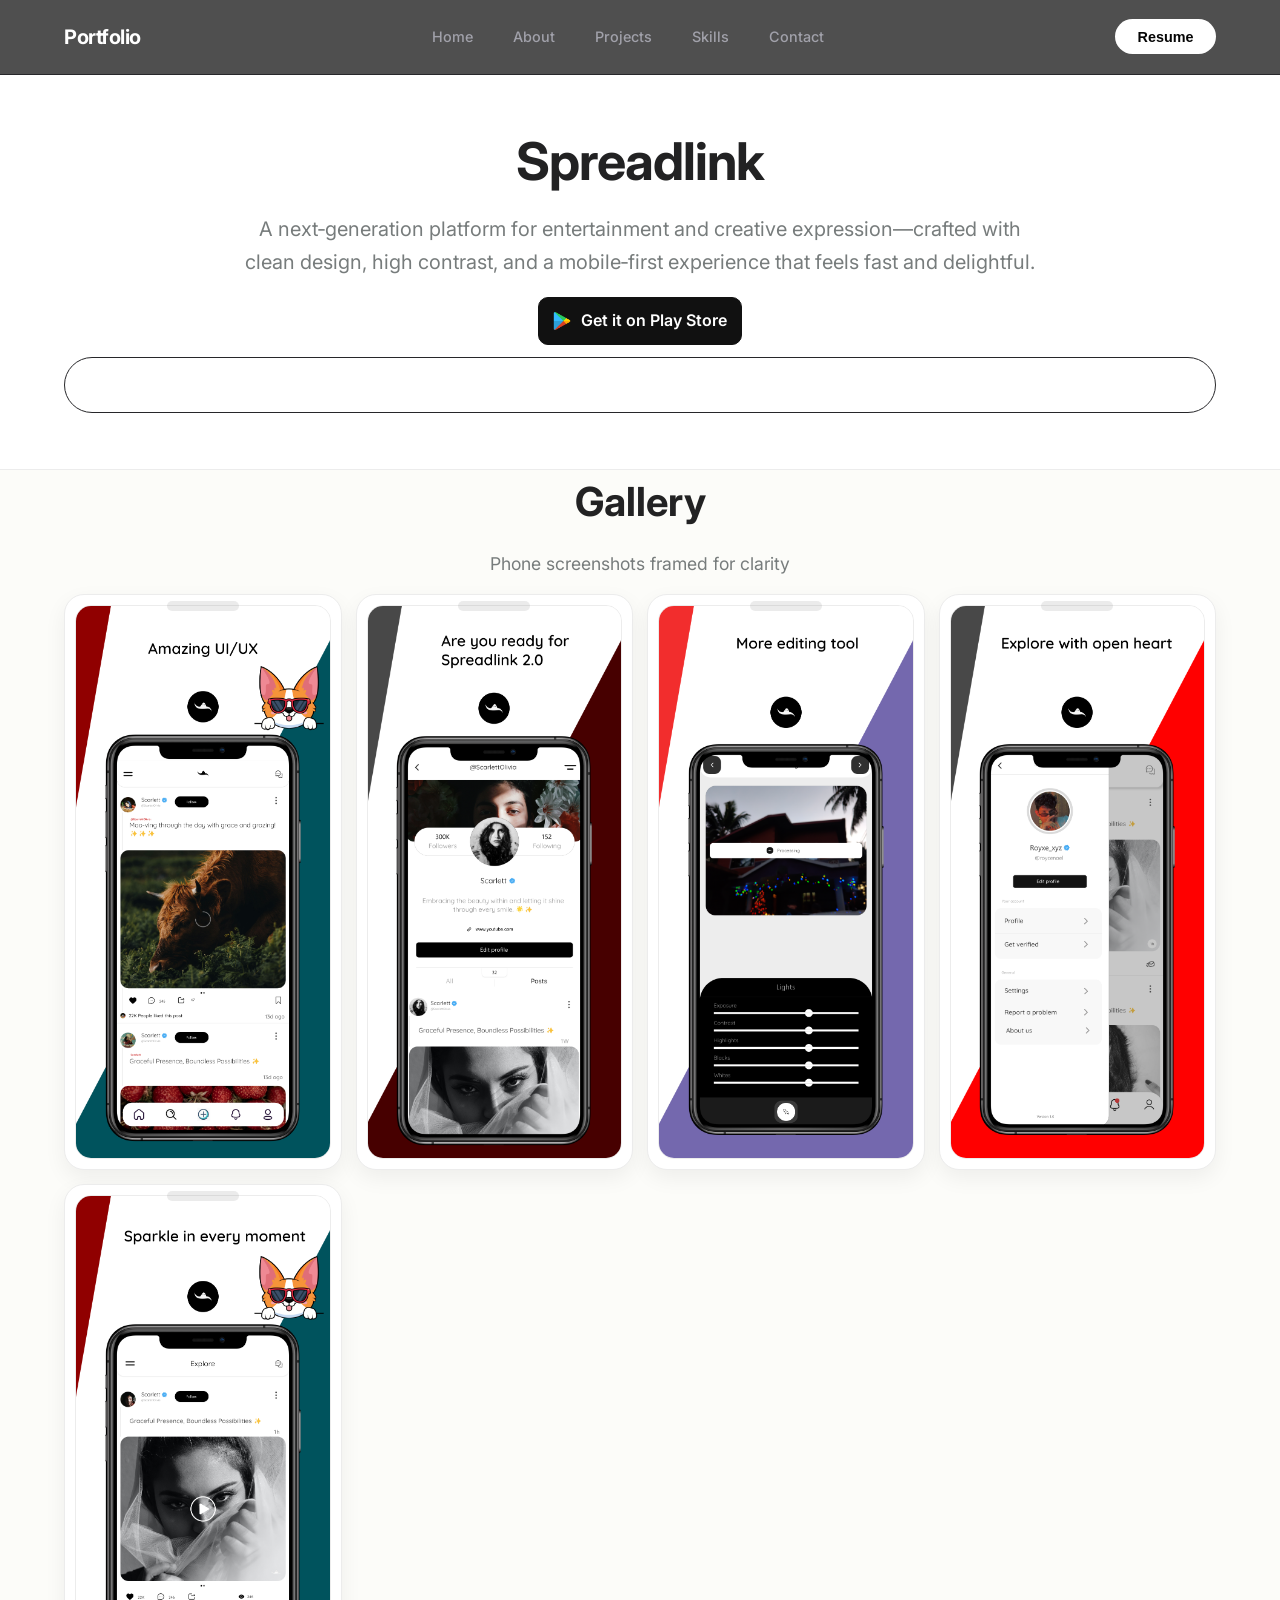
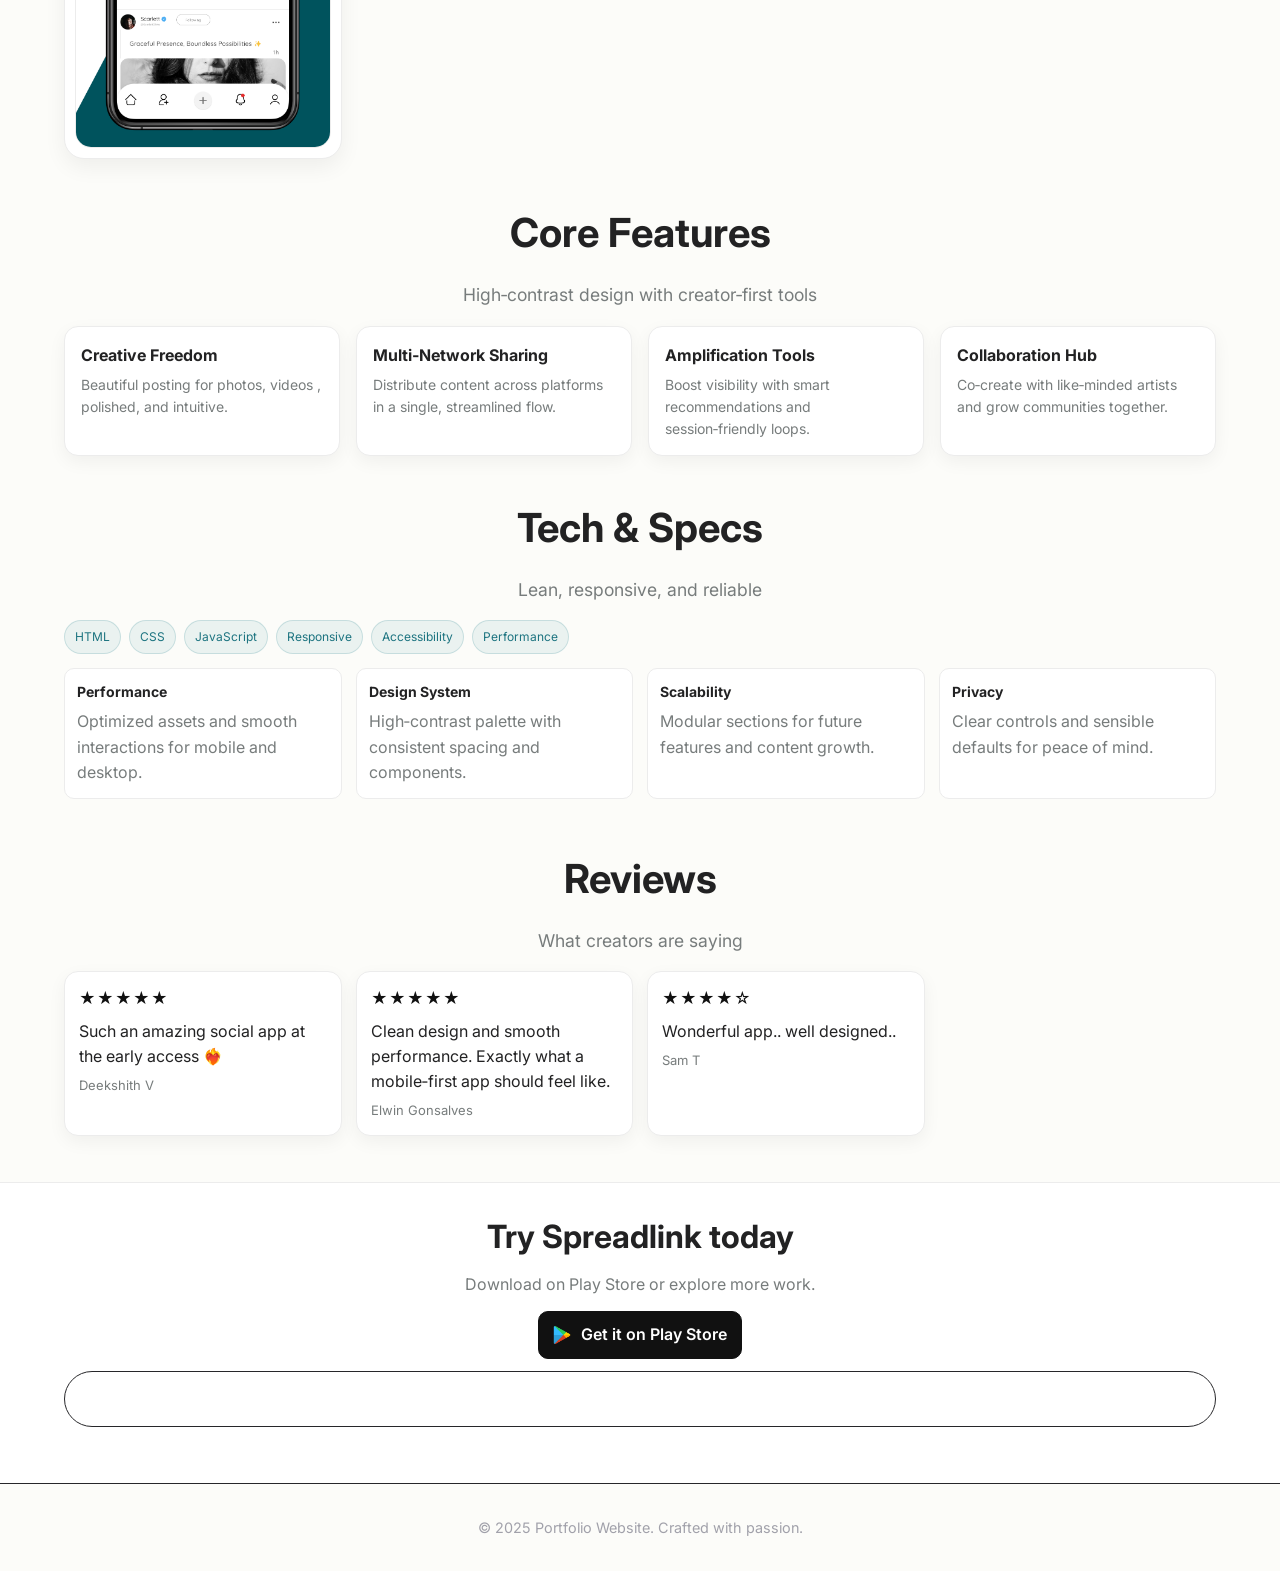
<file: applications.html>
<!doctype html>
<html lang="en">

<head>
  <meta charset="utf-8">
  <title>Spreadlink — Application Showcase - Royce Gonsalves</title>
  <meta name="viewport" content="width=device-width, initial-scale=1">

  <!-- Canonical URL for Custom Domain -->
  <link rel="canonical" href="https://roycenoel.space/application.html">

  <!-- SEO Meta -->
  <meta name="description" content="Spreadlink: An application showcase featuring innovative software solutions and projects by Royce Gonsalves.">
  <meta name="keywords" content="Spreadlink, Application Showcase, Royce Gonsalves, Software Projects, Innovation, Full-stack, Mobile Apps, Web Apps">
  <meta name="author" content="Royce Gonsalves">

  <!-- Favicon/Logo -->
  <link rel="icon" type="image/png" href="portfolioIcon.png">

  <!-- Styles -->
  <link rel="stylesheet" href="style.css">

  <!-- OpenGraph Metadata -->
  <meta property="og:title" content="Spreadlink — Application Showcase - Royce Gonsalves">
  <meta property="og:description" content="Discover innovative applications and projects by Royce Gonsalves in the Spreadlink showcase.">
  <meta property="og:type" content="website">
  <meta property="og:url" content="https://roycenoel.space/application.html">
  <meta property="og:image" content="https://roycenoel.space/portfolioIcon.png">

  <!-- Schema.org Structured Data -->
  <script type="application/ld+json">
  {
    "@context": "https://schema.org/",
    "@type": "Person",
    "name": "Royce Gonsalves",
    "url": "https://roycenoel.space/",
    "jobTitle": "Developer & Designer",
    "sameAs": [
      "https://github.com/roycenoel",
      "https://www.linkedin.com/in/royce-gonsalves-478782212/",
      "https://www.instagram.com/royce_gonsalves_/"
    ],
    "knowsAbout": ["Web Development", "Spreadlink", "Mobile Apps", "Full-stack", "AI", "Software Development"]
  }
  </script>

  <style>
    /* Page-specific enhancements layered over style.css */
    :root {
      --bg-hero: var(--color-cream-100, #ffffff);
      --bg-page: var(--color-cream-50, #fcfcf9);
      --ink-strong: var(--color-charcoal-800, #222223);
      --ink-soft: var(--color-gray-400, #777c7c);
      --border-soft: var(--color-border-soft, #ececec);
      --brand: var(--color-charcoal-800, #222223);
      --brand-contrast: #ffffff;
      --teal-rgb: var(--color-teal-500-rgb, 33, 128, 141);
    }

    body {
      background: var(--bg-page);
      color: var(--ink-strong);
    }

    /* Hero */
    .app-hero {
      padding: 120px 0 56px;
      background: var(--bg-hero);
      border-bottom: 1px solid var(--border-soft);
      text-align: center;
    }

    .app-hero .title {
      font-size: clamp(32px, 5vw, 52px);
      letter-spacing: -0.02em;
      margin: 0 0 10px;
      color: var(--ink-strong);
    }

    .app-hero .subtitle {
      color: var(--ink-soft);
      max-width: 820px;
      margin: 0 auto 18px;
      font-size: clamp(16px, 2.2vw, 20px);
      line-height: 1.65;
      text-wrap: balance;
    }

    .hero-actions {
      display: flex;
      gap: 12px;
      flex-wrap: wrap;
      justify-content: center;
      margin-top: 10px;
    }

    /* Play Store button variant */
    .btn-store {
      display: inline-flex;
      align-items: center;
      gap: 10px;
      padding: 10px 14px;
      border-radius: 10px;
      color: #fff;
      background: #111;
      border: 1px solid #111;
      text-decoration: none;
      font-weight: 600;
      transition: transform .05s, opacity .2s, background .2s;
    }

    .btn-store:hover {
      opacity: .95;
    }

    .btn-store:active {
      transform: translateY(1px);
    }

    .btn-store--img .store-logo-img {
      display: inline-block;
      width: 18px;
      /* tweak size to fit */
      height: 18px;
      /* keep square for simplicity */
      object-fit: contain;
      /* keep proportions if using non-square SVG/PNG */
      filter: none;
      /* preserve original colors */
    }


    .btn-store:hover {
      opacity: .95;
    }

    .btn-store:active {
      transform: translateY(1px);
    }

    .store-badge {
      width: 18px;
      height: 18px;
      display: inline-block;
      border-radius: 4px;
      background: linear-gradient(135deg, #34c759, #0a84ff);
    }

    /* Section headers */
    .section-header {
      text-align: center;
      margin-bottom: 16px;
    }

    .section-title {
      color: var(--ink-strong);
    }

    .section-subtitle {
      color: var(--ink-soft);
    }

    /* Features */
    .features {
      padding: 34px 0 18px;
    }

    .features-grid {
      display: grid;
      gap: 16px;
      grid-template-columns: repeat(auto-fill, minmax(260px, 1fr));
    }

    .feature-card {
      background: #fff;
      border: 1px solid var(--border-soft);
      border-radius: 14px;
      padding: 16px;
      box-shadow: 0 6px 18px rgba(0, 0, 0, .05);
      transition: transform .08s, box-shadow .2s;
    }

    .feature-card:hover {
      transform: translateY(-2px);
      box-shadow: 0 8px 26px rgba(0, 0, 0, .07);
    }

    .feature-title {
      margin: 0 0 6px;
      font-size: 16px;
      color: var(--ink-strong);
    }

    .feature-desc {
      margin: 0;
      color: var(--ink-soft);
      font-size: 14px;
      line-height: 1.55;
    }

    /* Phone gallery */
    .gallery {
      padding: 0px 0 8px;
    }

    .gallery-grid {
      display: grid;
      gap: 14px;
      grid-template-columns: repeat(auto-fill, minmax(220px, 1fr));
    }

    .phone-frame {
      position: relative;
      border-radius: 20px;
      border: 1px solid var(--border-soft);
      background: #fff;
      box-shadow: 0 8px 22px rgba(0, 0, 0, .06);
      padding: 10px;
      /* bezel */
    }

    .phone-notch {
      position: absolute;
      top: 6px;
      left: 50%;
      transform: translateX(-50%);
      width: 72px;
      height: 10px;
      background: #000;
      opacity: .08;
      border-radius: 6px;
    }

    .phone-screen {
      border-radius: 16px;
      overflow: hidden;
      aspect-ratio: 9/19.5;
      background: #f7f7f7;
      border: 1px solid var(--border-soft);
    }

    .phone-screen img {
      width: 100%;
      height: 100%;
      object-fit: cover;
    }

    /* Tech and specs */
    .tech {
      padding: 22px 0;
    }

    .chips {
      display: flex;
      gap: 8px;
      flex-wrap: wrap;
    }

    .chip {
      font-size: 12px;
      padding: 6px 10px;
      border-radius: 999px;
      background: rgba(var(--teal-rgb), .08);
      color: var(--color-teal-600, #1d7480);
      border: 1px solid rgba(var(--teal-rgb), .18);
    }

    .specs-grid {
      display: grid;
      gap: 14px;
      margin-top: 14px;
      grid-template-columns: repeat(auto-fill, minmax(240px, 1fr));
    }

    .spec {
      background: #fff;
      border: 1px solid var(--border-soft);
      border-radius: 10px;
      padding: 12px;
    }

    .spec h4 {
      margin: 0 0 6px;
      font-size: 14px;
      color: var(--ink-strong);
    }

    .spec p {
      margin: 0;
      color: var(--ink-soft);
    }

    /* Reviews */
    .reviews {
      padding: 26px 0 46px;
    }

    .reviews-grid {
      display: grid;
      gap: 14px;
      grid-template-columns: repeat(auto-fill, minmax(260px, 1fr));
    }

    .review-card {
      background: #fff;
      border: 1px solid var(--border-soft);
      border-radius: 14px;
      padding: 14px;
      box-shadow: 0 6px 18px rgba(0, 0, 0, .05);
    }

    .stars {
      color: #111;
      letter-spacing: 1px;
    }

    .review-text {
      margin: 8px 0 6px;
      color: var(--ink-strong);
      line-height: 1.55;
    }

    .review-author {
      margin: 0;
      color: var(--ink-soft);
      font-size: 13px;
    }

    /* Final CTA */
    .cta-final {
      padding: 28px 0 56px;
      text-align: center;
      border-top: 1px solid var(--border-soft);
      background: #fff;
    }

    .cta-title {
      margin: 0 0 10px;
      font-size: clamp(22px, 4vw, 32px);
      color: var(--ink-strong);
    }

    .cta-sub {
      margin: 0 0 14px;
      color: var(--ink-soft);
    }
  </style>
</head>


<body>
  <!-- Navbar -->
  <nav class="navbar" id="navbar">
    <div class="nav-container">
      <div class="nav-logo">
        <span class="logo-text">Portfolio</span>
      </div>
      <ul class="nav-menu">
        <li class="nav-item"><a href="index.html#home" class="nav-link">Home</a></li>
        <li class="nav-item"><a href="index.html#about" class="nav-link">About</a></li>
        <li class="nav-item"><a href="index.html#projects" class="nav-link">Projects</a></li>
        <li class="nav-item"><a href="index.html#skills" class="nav-link">Skills</a></li>
        <li class="nav-item"><a href="index.html#contact" class="nav-link">Contact</a></li>
      </ul>
      <div class="nav-cta">
        <button class="btn-resume"
                    onclick="window.open('https://drive.google.com/file/d/1pVW5ryvmPn5h9yOMW7DgkHSV0Aw_SXBy/view?usp=sharing', '_blank')">Resume</button>
      </div>
    </div>
  </nav>

  <!-- Hero with Play Store link -->
  <header class="app-hero">
    <div class="container">
      <h1 class="title">Spreadlink</h1>
      <p class="subtitle">
        A next‑generation platform for entertainment and creative expression—crafted with clean design, high contrast,
        and a mobile‑first experience that feels fast and delightful.
      </p>
      <div class="hero-actions">
        <!-- Replace the href with your real Play Store URL -->
        <a class="btn-store btn-store--img"
          href="https://play.google.com/store/apps/details?id=com.royce.spreadlink&hl=en-US" target="_blank" rel="noopener"
          aria-label="Get it on Google Play">
          <img class="store-logo-img" src="./playstore.png" alt="">
          Get it on Play Store
        </a>

        <a class="btn-outline" href="#gallery">View gallery</a>
      </div>
    </div>
  </header>

    <!-- Phone Screenshot Gallery -->
  <section id="gallery" class="gallery">
    <div class="container">
      <div class="section-header">
        <h2 class="section-title">Gallery</h2>
        <p class="section-subtitle">Phone screenshots framed for clarity</p>
      </div>
      <div class="gallery-grid">
        <!-- Replace images with your real phone screenshots -->
        <div class="phone-frame">
          <div class="phone-notch"></div>
          <div class="phone-screen">
            <img src="./a1.png" alt="Spreadlink feed screen">
          </div>
        </div>
        <div class="phone-frame">
          <div class="phone-notch"></div>
          <div class="phone-screen">
            <img src="./a2.png" alt="Create post flow">
          </div>
        </div>
        <div class="phone-frame">
          <div class="phone-notch"></div>
          <div class="phone-screen">
            <img src="./a3.png" alt="Profile and insights">
          </div>
        </div>
        <div class="phone-frame">
          <div class="phone-notch"></div>
          <div class="phone-screen">
            <img src="./a4.png" alt="Discovery and search">
          </div>
        </div>
        <div class="phone-frame">
          <div class="phone-notch"></div>
          <div class="phone-screen">
            <img src="./a5.png" alt="Messaging and collaboration">
          </div>
        </div>
        
      </div>
    </div>
  </section>

  <!-- Features -->
  <section class="features">
    <div class="container">
      <div class="section-header">
        <h2 class="section-title">Core Features</h2>
        <p class="section-subtitle">High‑contrast design with creator‑first tools</p>
      </div>
      <div class="features-grid">
        <article class="feature-card">
          <h3 class="feature-title">Creative Freedom</h3>
          <p class="feature-desc">Beautiful posting for photos, videos , polished, and intuitive.</p>
        </article>
        <article class="feature-card">
          <h3 class="feature-title">Multi‑Network Sharing</h3>
          <p class="feature-desc">Distribute content across platforms in a single, streamlined flow.</p>
        </article>
        <article class="feature-card">
          <h3 class="feature-title">Amplification Tools</h3>
          <p class="feature-desc">Boost visibility with smart recommendations and session‑friendly loops.</p>
        </article>
        <article class="feature-card">
          <h3 class="feature-title">Collaboration Hub</h3>
          <p class="feature-desc">Co‑create with like‑minded artists and grow communities together.</p>
        </article>
      </div>
    </div>
  </section>



  <!-- Tech & Specs -->
  <section class="tech">
    <div class="container">
      <div class="section-header">
        <h2 class="section-title">Tech & Specs</h2>
        <p class="section-subtitle">Lean, responsive, and reliable</p>
      </div>

      <div class="chips" aria-label="Tech stack">
        <span class="chip">HTML</span>
        <span class="chip">CSS</span>
        <span class="chip">JavaScript</span>
        <span class="chip">Responsive</span>
        <span class="chip">Accessibility</span>
        <span class="chip">Performance</span>
      </div>

      <div class="specs-grid">
        <div class="spec">
          <h4>Performance</h4>
          <p>Optimized assets and smooth interactions for mobile and desktop.</p>
        </div>
        <div class="spec">
          <h4>Design System</h4>
          <p>High‑contrast palette with consistent spacing and components.</p>
        </div>
        <div class="spec">
          <h4>Scalability</h4>
          <p>Modular sections for future features and content growth.</p>
        </div>
        <div class="spec">
          <h4>Privacy</h4>
          <p>Clear controls and sensible defaults for peace of mind.</p>
        </div>
      </div>
    </div>
  </section>

  <!-- Reviews -->
  <section class="reviews">
    <div class="container">
      <div class="section-header">
        <h2 class="section-title">Reviews</h2>
        <p class="section-subtitle">What creators are saying</p>
      </div>
      <div class="reviews-grid">
        <article class="review-card">
          <div class="stars" aria-label="5 out of 5 stars">★★★★★</div>
          <p class="review-text">Such an amazing social app at the early access ❤️‍🔥</p>
          <p class="review-author">Deekshith V</p>
        </article>
        <article class="review-card">
          <div class="stars" aria-label="5 out of 5 stars">★★★★★</div>
          <p class="review-text">Clean design and smooth performance. Exactly what a mobile‑first app should feel like.
          </p>
          <p class="review-author">Elwin Gonsalves</p>
        </article>
        <article class="review-card">
          <div class="stars" aria-label="4 out of 5 stars">★★★★☆</div>
          <p class="review-text">Wonderful app.. well designed..</p>
          <p class="review-author">Sam T</p>
        </article>
      </div>
    </div>
  </section>

  <!-- Final CTA -->
  <section class="cta-final">
    <div class="container">
      <h3 class="cta-title">Try Spreadlink today</h3>
      <p class="cta-sub">Download on Play Store or explore more work.</p>
      <div class="hero-actions" style="justify-content:center;">
        <a class="btn-store btn-store--img"
          href="https://play.google.com/store/apps/details?id=com.royce.spreadlink&hl=en-US" target="_blank" rel="noopener"
          aria-label="Get it on Google Play">
          <img class="store-logo-img" src="./playstore.png" alt="">
          Get it on Play Store
        </a>
        <a class="btn-outline" href="index.html#projects">Browse projects</a>
      </div>
    </div>
  </section>

  <!-- Footer -->
  <footer class="footer">
    <div class="container">
      <div class="footer-content">
        <p>© 2025 Portfolio Website. Crafted with passion.</p>
      </div>
    </div>
  </footer>
</body>

</html>
</file>
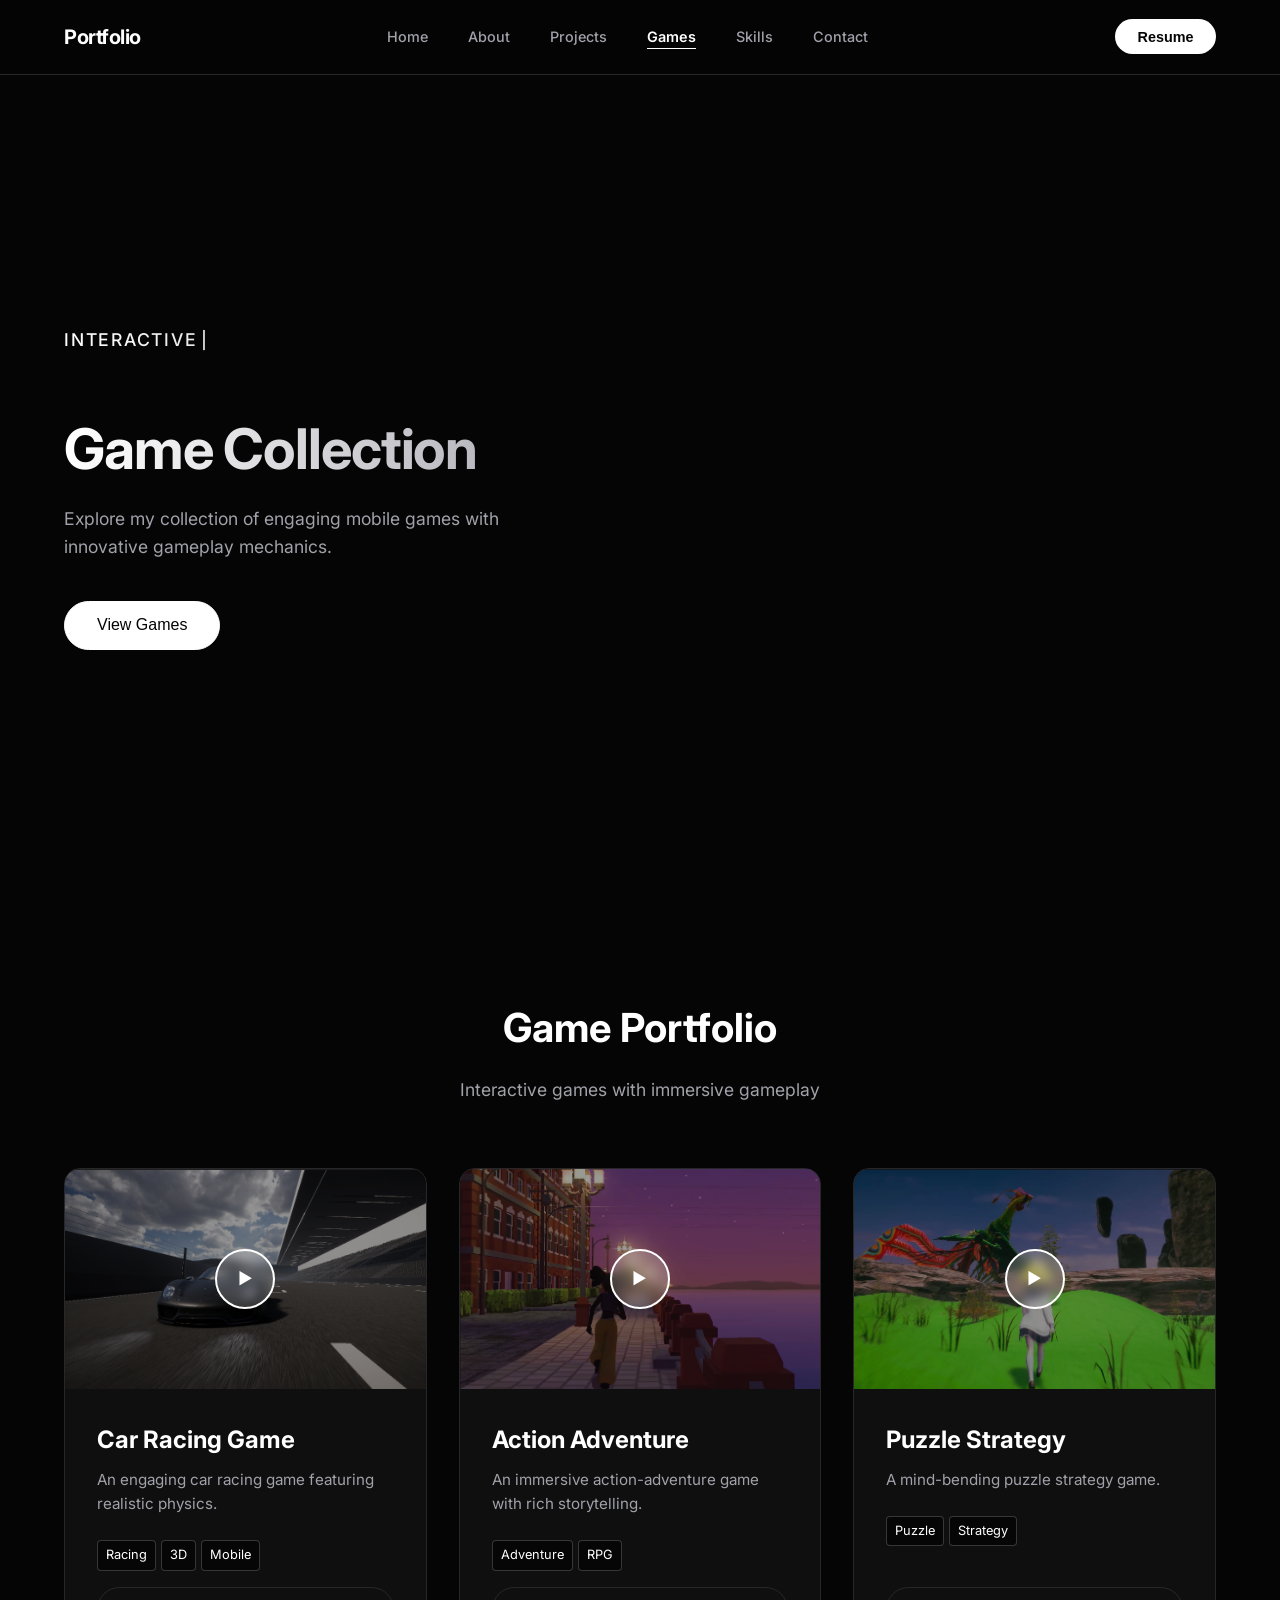
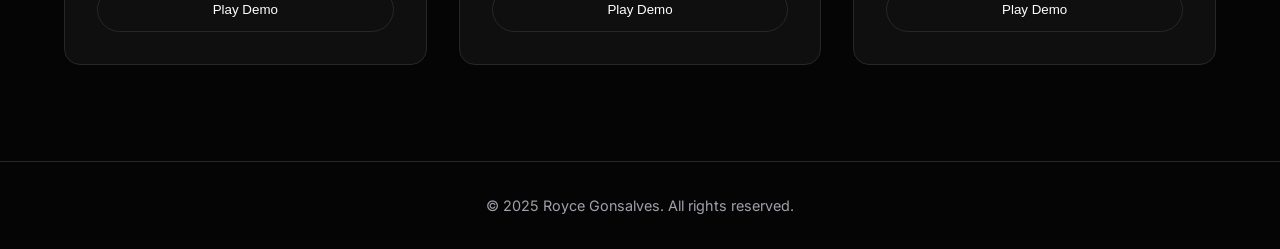
<file: games.html>
<!DOCTYPE html>
<html lang="en">

<head>
  <meta charset="UTF-8" />
  <meta name="viewport" content="width=device-width, initial-scale=1.0" />
  <title>Games Portfolio - Royce Gonsalves</title>
  <link rel="canonical" href="https://roycenoel.space/games.html" />
  <link rel="icon" type="image/png" href="portfolioIcon.png" />
  <link rel="stylesheet" href="style.css" />

  <style>
    /* Dark Theme Modal Overrides */
    .video-modal {
      display: none;
      position: fixed;
      z-index: 10000;
      left: 0;
      top: 0;
      width: 100%;
      height: 100%;
      background: rgba(0, 0, 0, 0.9);
      backdrop-filter: blur(10px);
      align-items: center;
      justify-content: center;
    }

    .video-modal-content {
      background: var(--bg-card);
      border: 1px solid var(--border-color);
      border-radius: var(--radius-lg);
      padding: var(--space-8);
      max-width: 90vw;
      width: 800px;
      box-shadow: 0 25px 50px rgba(0, 0, 0, 0.5);
    }

    .video-modal-header {
      border-bottom: 1px solid var(--border-color);
      margin-bottom: 1.5rem;
      padding-bottom: 1rem;
      display: flex;
      justify-content: space-between;
      align-items: center;
    }

    .video-modal-header h3 {
        color: var(--text-white);
        font-size: 1.5rem;
    }

    .close-button {
      background: none;
      border: none;
      color: var(--text-gray);
      cursor: pointer;
    }
    
    .close-button:hover {
        color: var(--text-white);
    }
    
    /* Tags inside cards */
    .game-tags .tag {
        background: rgba(0,0,0,0.6);
        border: 1px solid rgba(255,255,255,0.2);
        color: var(--text-white);
        padding: 4px 8px;
        border-radius: 4px;
        font-size: 0.8rem;
    }
    
    .project-video-wrapper {
        position: relative;
        height: 220px;
    }
    
    .video-overlay {
        position: absolute;
        inset: 0;
        background: rgba(0,0,0,0.4);
        display: flex;
        align-items: center;
        justify-content: center;
        transition: background 0.3s;
    }
    
    .video-overlay:hover {
        background: rgba(0,0,0,0.2);
    }
    
    .play-icon {
        width: 60px;
        height: 60px;
        background: rgba(255,255,255,0.2);
        backdrop-filter: blur(5px);
        border-radius: 50%;
        display: flex;
        align-items: center;
        justify-content: center;
        border: 2px solid white;
    }
  </style>
</head>

<body>
  <nav class="navbar" id="navbar">
    <div class="nav-container">
      <div class="nav-logo">
        <span class="logo-text">Portfolio</span>
      </div>
      <ul class="nav-menu">
        <li class="nav-item"><a href="index.html#home" class="nav-link">Home</a></li>
        <li class="nav-item"><a href="index.html#about" class="nav-link">About</a></li>
        <li class="nav-item"><a href="index.html#projects" class="nav-link">Projects</a></li>
        <li class="nav-item"><a href="games.html" class="nav-link active" style="color: var(--text-white);">Games</a></li>
        <li class="nav-item"><a href="index.html#skills" class="nav-link">Skills</a></li>
        <li class="nav-item"><a href="index.html#contact" class="nav-link">Contact</a></li>
      </ul>
      <div class="nav-cta">
        <button class="btn-resume" onclick="window.open('https://drive.google.com/file/d/1pVW5ryvmPn5h9yOMW7DgkHSV0Aw_SXBy/view?usp=sharing', '_blank')">Resume</button>
      </div>
    </div>
  </nav>

  <section class="hero" id="games-hero">
    <div class="hero-container">
      <div class="hero-content">
        <h1 class="hero-title">
          <span class="hero-tagline">Interactive</span><br>
          Game Collection
        </h1>
        <p class="hero-description">Explore my collection of engaging mobile games with innovative gameplay mechanics.</p>
        <div class="hero-buttons">
          <button class="btn-primary" onclick="document.getElementById('games-projects').scrollIntoView({behavior: 'smooth'})">View Games</button>
        </div>
      </div>
    </div>
  </section>

  <section class="projects" id="games-projects">
    <div class="container">
      <div class="section-header">
        <h2 class="section-title">Game Portfolio</h2>
        <p class="section-subtitle">Interactive games with immersive gameplay</p>
      </div>

      <div class="projects-grid">
        <div class="project-card">
          <div class="project-video-wrapper" onclick="openVideoPlayer('ScCLqWuMwWE', 'Car Racing Game')" style="cursor: pointer;">
            <div style="background-image: url('carimg1.png'); background-size: cover; height: 100%; width: 100%;"></div>
            <div class="video-overlay">
                <div class="play-icon">▶</div>
            </div>
          </div>
          <div class="project-content">
            <h3 class="project-title">Car Racing Game</h3>
            <p class="project-description">An engaging car racing game featuring realistic physics.</p>
            <div class="game-tags" style="margin-bottom: 1rem; display: flex; gap: 5px;">
                <span class="tag">Racing</span><span class="tag">3D</span><span class="tag">Mobile</span>
            </div>
            <button class="btn-outline" onclick="openVideoPlayer('ScCLqWuMwWE', 'Car Racing Game')">Play Demo</button>
          </div>
        </div>

        <div class="project-card">
          <div class="project-video-wrapper" onclick="openVideoPlayer('60-Uxb_QSXM', 'Action Adventure Game')" style="cursor: pointer;">
            <div style="background-image: url('cartoon2.png'); background-size: cover; height: 100%; width: 100%;"></div>
            <div class="video-overlay">
                <div class="play-icon">▶</div>
            </div>
          </div>
          <div class="project-content">
            <h3 class="project-title">Action Adventure</h3>
            <p class="project-description">An immersive action-adventure game with rich storytelling.</p>
            <div class="game-tags" style="margin-bottom: 1rem; display: flex; gap: 5px;">
                <span class="tag">Adventure</span><span class="tag">RPG</span>
            </div>
            <button class="btn-outline" onclick="openVideoPlayer('60-Uxb_QSXM', 'Action Adventure Game')">Play Demo</button>
          </div>
        </div>

        <div class="project-card">
          <div class="project-video-wrapper" onclick="openVideoPlayer('49ygaqmF0WU', 'Puzzle Strategy Game')" style="cursor: pointer;">
             <div style="background-image: url('anime2.png'); background-size: cover; height: 100%; width: 100%;"></div>
             <div class="video-overlay">
                <div class="play-icon">▶</div>
             </div>
          </div>
          <div class="project-content">
            <h3 class="project-title">Puzzle Strategy</h3>
            <p class="project-description">A mind-bending puzzle strategy game.</p>
            <div class="game-tags" style="margin-bottom: 1rem; display: flex; gap: 5px;">
                <span class="tag">Puzzle</span><span class="tag">Strategy</span>
            </div>
            <button class="btn-outline" onclick="openVideoPlayer('49ygaqmF0WU', 'Puzzle Strategy Game')">Play Demo</button>
          </div>
        </div>
      </div>
    </div>
  </section>

  <div id="videoModal" class="video-modal">
    <div class="video-modal-content">
      <div class="video-modal-header">
        <h3 id="modalGameTitle">Game Demo</h3>
        <button class="close-button" onclick="closeVideoPlayer()">✕</button>
      </div>
      <div class="video-player-wrapper">
        <iframe id="modalVideo" width="100%" height="400" src="" frameborder="0" allow="autoplay; encrypted-media" allowfullscreen></iframe>
      </div>
      <div style="display: flex; justify-content: flex-end; gap: 10px; margin-top: 1rem;">
        <button class="btn-secondary" onclick="closeVideoPlayer()">Close</button>
      </div>
    </div>
  </div>

  <footer class="footer">
    <div class="container">
      <p>&copy; 2025 Royce Gonsalves. All rights reserved.</p>
    </div>
  </footer>

  <script>
    function openVideoPlayer(videoId, title) {
      document.getElementById('modalGameTitle').innerText = title;
      document.getElementById('modalVideo').src = `https://www.youtube.com/embed/${videoId}?autoplay=1`;
      document.getElementById('videoModal').style.display = 'flex';
      document.body.style.overflow = 'hidden';
    }

    function closeVideoPlayer() {
      document.getElementById('modalVideo').src = '';
      document.getElementById('videoModal').style.display = 'none';
      document.body.style.overflow = 'auto';
    }
  </script>
</body>
</html>
</file>
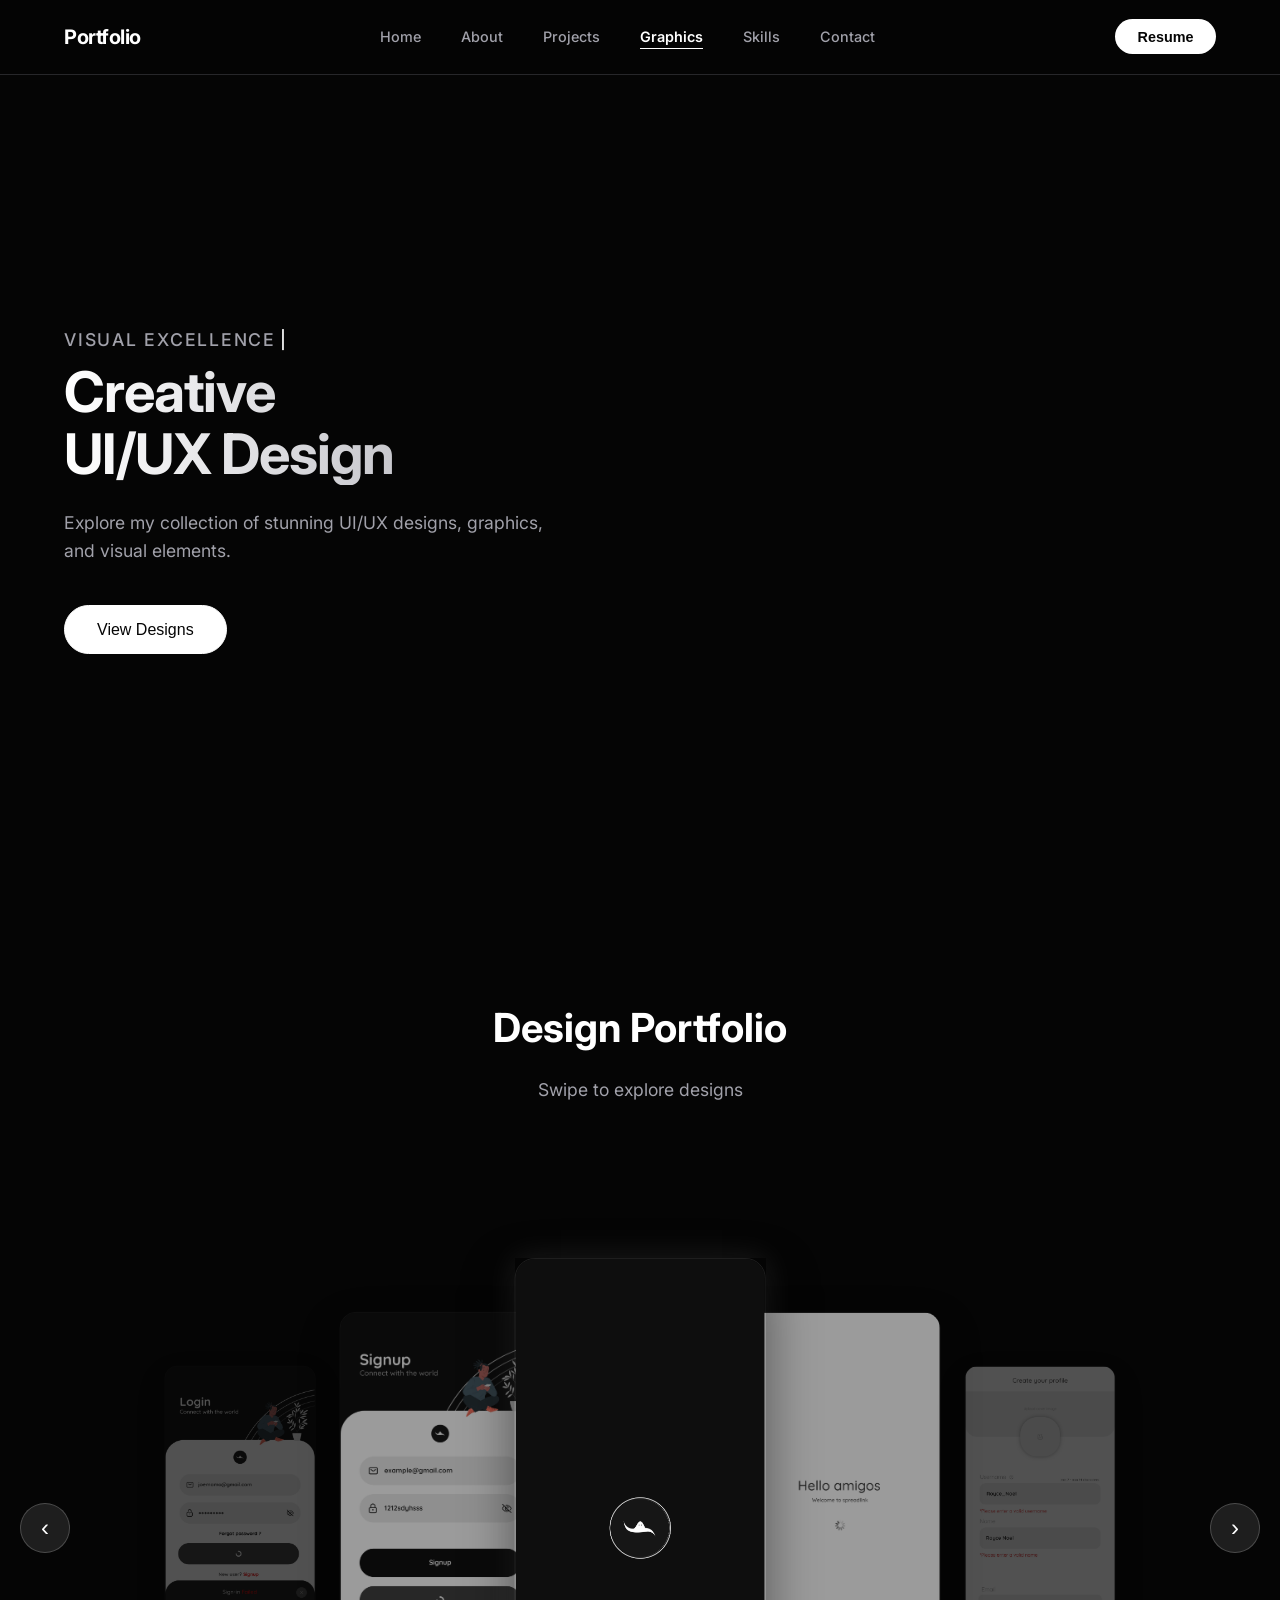
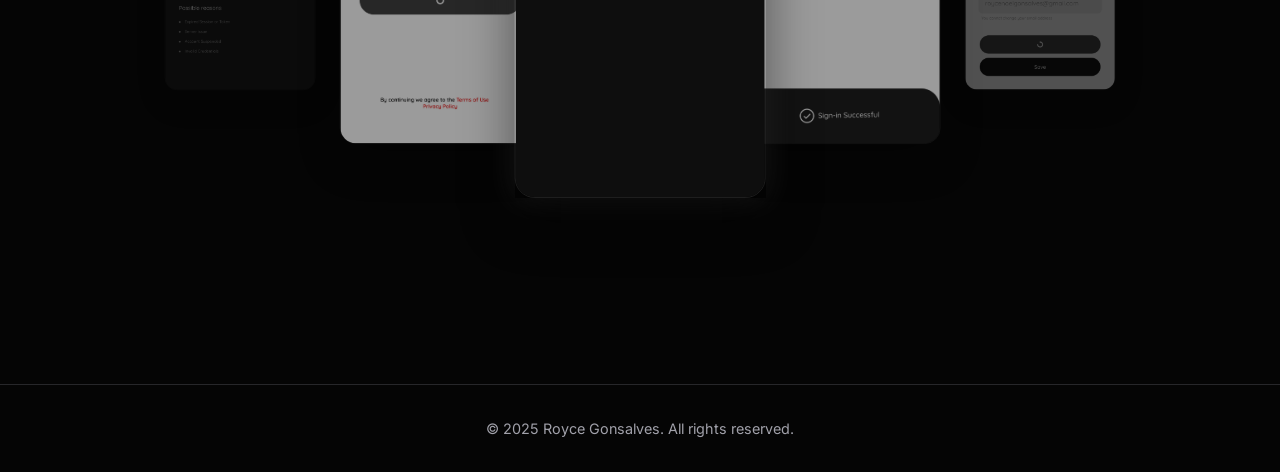
<file: graphics.html>
<!DOCTYPE html>
<html lang="en">

<head>
  <meta charset="UTF-8">
  <meta name="viewport" content="width=device-width, initial-scale=1.0">
  <title>Graphics & UI/UX - Royce Gonsalves</title>
  <link rel="canonical" href="https://roycenoel.space/graphics.html">
  <link rel="icon" type="image/png" href="portfolioIcon.png">
  <link rel="stylesheet" href="style.css">

  <style>
        /* Carousel Specific Dark Styling */
        .graphics-section {
            padding: var(--space-24) 0;
            display: flex;
            flex-direction: column;
            align-items: center;
        }

        .carousel-container {
            width: 100vw;
            height: 80vh;
            position: relative;
            display: flex;
            justify-content: center;
            align-items: center;
            overflow: hidden;
        }

        .carousel-arrow {
            position: absolute;
            top: 50%;
            transform: translateY(-50%);
            width: 50px;
            height: 50px;
            border-radius: 50%;
            background: rgba(255, 255, 255, 0.1);
            border: 1px solid rgba(255, 255, 255, 0.2);
            color: #ffffff;
            font-size: 24px;
            cursor: pointer;
            z-index: 20;
            display: flex;
            align-items: center;
            justify-content: center;
            transition: all 0.3s;
        }

        .carousel-arrow:hover {
            background: #fff;
            color: #000;
        }

        .carousel-arrow.left { left: 20px; }
        .carousel-arrow.right { right: 20px; }

        .carousel {
            width: 100%;
            height: 100%;
            position: relative;
        }

        .carousel-item {
            position: absolute;
            top: 50%;
            left: 50%;
            transition: all 0.6s cubic-bezier(0.25, 0.8, 0.25, 1);
            cursor: pointer;
            display: flex;
            justify-content: center;
            align-items: center;
        }

        .carousel-item img {
            height: 60vh;
            max-width: 400px;
            width: auto;
            border-radius: 20px;
            box-shadow: 0 20px 50px rgba(0,0,0,0.5);
            border: 1px solid rgba(255,255,255,0.1);
        }

        /* Positions */
        .pos-0 { transform: translate(calc(-50% - 400px), -50%) scale(0.6); opacity: 0.3; z-index: 1; }
        .pos-1 { transform: translate(calc(-50% - 200px), -50%) scale(0.8); opacity: 0.6; z-index: 2; }
        .pos-2 { transform: translate(-50%, -50%) scale(1); opacity: 1; z-index: 3; box-shadow: 0 0 30px rgba(255,255,255,0.1); }
        .pos-3 { transform: translate(calc(-50% + 200px), -50%) scale(0.8); opacity: 0.6; z-index: 2; }
        .pos-4 { transform: translate(calc(-50% + 400px), -50%) scale(0.6); opacity: 0.3; z-index: 1; }
        .hidden { opacity: 0; pointer-events: none; }
    </style>
</head>

<body>
    <nav class="navbar" id="navbar">
        <div class="nav-container">
            <div class="nav-logo">
                <span class="logo-text">Portfolio</span>
            </div>
            <ul class="nav-menu">
                <li class="nav-item"><a href="index.html#home" class="nav-link">Home</a></li>
                <li class="nav-item"><a href="index.html#about" class="nav-link">About</a></li>
                <li class="nav-item"><a href="index.html#projects" class="nav-link">Projects</a></li>
                <li class="nav-item"><a href="graphics.html" class="nav-link active" style="color: var(--text-white);">Graphics</a></li>
                <li class="nav-item"><a href="index.html#skills" class="nav-link">Skills</a></li>
                <li class="nav-item"><a href="index.html#contact" class="nav-link">Contact</a></li>
            </ul>
            <div class="nav-cta">
                <button class="btn-resume" onclick="window.open('https://drive.google.com/file/d/1pVW5ryvmPn5h9yOMW7DgkHSV0Aw_SXBy/view?usp=sharing', '_blank')">Resume</button>
            </div>
        </div>
    </nav>

    <section class="hero" id="graphics-hero">
        <div class="hero-container">
            <div class="hero-content">
                <span class="hero-tagline">Visual Excellence</span>
                <h1 class="hero-title">Creative<br>UI/UX Design</h1>
                <p class="hero-description">Explore my collection of stunning UI/UX designs, graphics, and visual elements.</p>
                <div class="hero-buttons">
                    <button class="btn-primary" onclick="document.getElementById('graphics-projects').scrollIntoView({behavior: 'smooth'})">View Designs</button>
                </div>
            </div>
        </div>
    </section>

    <section class="projects graphics-section" id="graphics-projects">
        <div class="container">
            <div class="section-header">
                <h2 class="section-title">Design Portfolio</h2>
                <p class="section-subtitle">Swipe to explore designs</p>
            </div>
        </div>

        <div class="carousel-container">
            <button class="carousel-arrow left" id="prevBtn">&#8249;</button>
            <div class="carousel">
                <div class="carousel-track" id="carouselTrack">
                    <div class="carousel-item"><img src="1.jpg" alt="Design 1"></div>
                    <div class="carousel-item"><img src="2.jpg" alt="Design 2"></div>
                    <div class="carousel-item"><img src="3.jpg" alt="Design 3"></div>
                    <div class="carousel-item"><img src="4.jpg" alt="Design 4"></div>
                    <div class="carousel-item"><img src="5.jpg" alt="Design 5"></div>
                    <div class="carousel-item"><img src="6.jpg" alt="Design 6"></div>
                    <div class="carousel-item"><img src="7.jpg" alt="Design 7"></div>
                    <div class="carousel-item"><img src="8.jpg" alt="Design 8"></div>
                </div>
            </div>
            <button class="carousel-arrow right" id="nextBtn">&#8250;</button>
        </div>
    </section>

    <footer class="footer">
        <div class="container">
            <p>&copy; 2025 Royce Gonsalves. All rights reserved.</p>
        </div>
    </footer>

    <script>
        // Simple Carousel Logic
        const items = document.querySelectorAll('.carousel-item');
        let current = 0;

        function update() {
            items.forEach((item, index) => {
                item.className = 'carousel-item hidden';
                let diff = index - current;
                
                // Wrap around logic
                if (diff < -2) diff += items.length;
                if (diff > 2) diff -= items.length;

                if (diff === 0) item.className = 'carousel-item pos-2';
                else if (diff === -1) item.className = 'carousel-item pos-1';
                else if (diff === 1) item.className = 'carousel-item pos-3';
                else if (diff === -2) item.className = 'carousel-item pos-0';
                else if (diff === 2) item.className = 'carousel-item pos-4';
            });
        }

        document.getElementById('nextBtn').onclick = () => {
            current = (current + 1) % items.length;
            update();
        };

        document.getElementById('prevBtn').onclick = () => {
            current = (current - 1 + items.length) % items.length;
            update();
        };

        // Initialize
        update();
    </script>
</body>
</html>
</file>
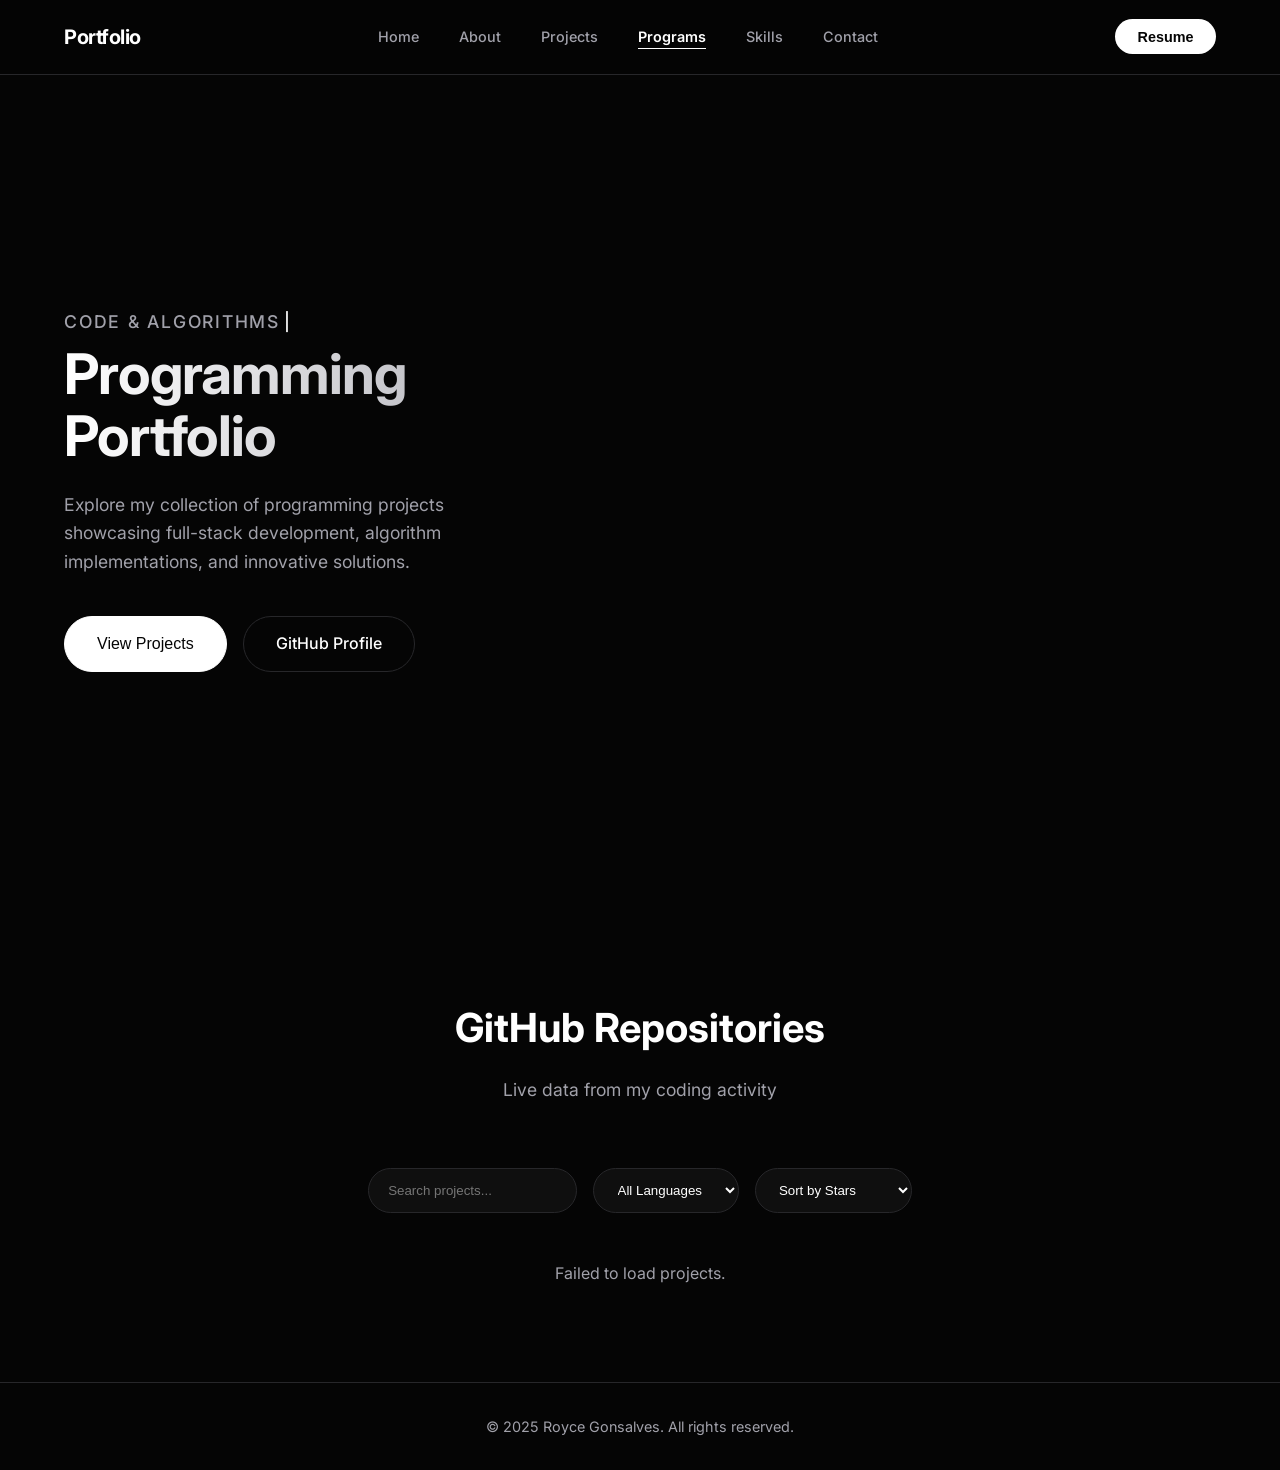
<file: programs.html>
<!DOCTYPE html>
<html lang="en">
<head>
    <meta charset="UTF-8">
    <meta name="viewport" content="width=device-width, initial-scale=1.0">
    <title>Programming Portfolio - Royce Gonsalves</title>
    <link rel="canonical" href="https://roycenoel.space/programs.html">
    <link rel="icon" type="image/png" href="portfolioIcon.png">
    <link rel="stylesheet" href="style.css">
    
    <style>
        /* Page specific styles for controls */
        .projects-controls select, .projects-controls input {
            background: var(--bg-card);
            color: var(--text-white);
            border: 1px solid var(--border-color);
            padding: 0.8rem 1.2rem;
            border-radius: var(--radius-pill);
        }
        
        .projects-controls select:focus, .projects-controls input:focus {
            outline: none;
            border-color: var(--text-white);
        }

        /* Modal specific for this page */
        .modal {
            display: none;
            position: fixed;
            top: 0; left: 0; width: 100%; height: 100%;
            background: rgba(0,0,0,0.8);
            backdrop-filter: blur(5px);
            z-index: 2000;
            align-items: center;
            justify-content: center;
        }
        
        .modal-content {
            background: var(--bg-card);
            border: 1px solid var(--border-color);
            border-radius: var(--radius-lg);
            padding: 2rem;
            max-width: 600px;
            width: 90%;
            color: var(--text-white);
        }
    </style>
</head>

<body>
    <nav class="navbar" id="navbar">
        <div class="nav-container">
            <div class="nav-logo">
                <span class="logo-text">Portfolio</span>
            </div>
            <ul class="nav-menu">
                <li class="nav-item"><a href="index.html#home" class="nav-link">Home</a></li>
                <li class="nav-item"><a href="index.html#about" class="nav-link">About</a></li>
                <li class="nav-item"><a href="index.html#projects" class="nav-link">Projects</a></li>
                <li class="nav-item"><a href="programs.html" class="nav-link active" style="color: var(--text-white);">Programs</a></li>
                <li class="nav-item"><a href="index.html#skills" class="nav-link">Skills</a></li>
                <li class="nav-item"><a href="index.html#contact" class="nav-link">Contact</a></li>
            </ul>
            <div class="nav-cta">
                <button class="btn-resume" onclick="window.open('https://drive.google.com/file/d/1pVW5ryvmPn5h9yOMW7DgkHSV0Aw_SXBy/view?usp=sharing', '_blank')">Resume</button>
            </div>
        </div>
    </nav>

    <section class="hero">
        <div class="hero-container">
            <div class="hero-content">
                <span class="hero-tagline">Code & Algorithms</span>
                <h1 class="hero-title">Programming<br>Portfolio</h1>
                <p class="hero-description">Explore my collection of programming projects showcasing full-stack development, algorithm implementations, and innovative solutions.</p>
                <div class="hero-buttons">
                    <button class="btn-primary" onclick="document.getElementById('projects').scrollIntoView({behavior: 'smooth'})">View Projects</button>
                    <a href="https://github.com/roycenoel" target="_blank" class="btn-secondary">GitHub Profile</a>
                </div>
            </div>
        </div>
    </section>

    <section id="projects" class="projects">
        <div class="container">
            <div class="section-header">
                <h2 class="section-title">GitHub Repositories</h2>
                <p class="section-subtitle">Live data from my coding activity</p>
            </div>

            <div class="projects-controls" style="display: flex; gap: 1rem; justify-content: center; margin-bottom: 3rem; flex-wrap: wrap;">
                <input type="text" id="project-search" placeholder="Search projects...">
                <select id="language-filter"><option value="">All Languages</option></select>
                <select id="sort-select">
                    <option value="stars">Sort by Stars</option>
                    <option value="updated">Sort by Updated</option>
                    <option value="name">Sort by Name</option>
                </select>
            </div>

            <div id="loading-state" style="text-align: center; color: var(--text-gray);">Loading projects...</div>
            <div id="projects-grid" class="projects-grid"></div>
        </div>
    </section>

    <footer class="footer">
        <div class="container">
            <p>&copy; 2025 Royce Gonsalves. All rights reserved.</p>
        </div>
    </footer>

    <div id="project-modal" class="modal">
        <div class="modal-content">
            <div style="display: flex; justify-content: space-between; margin-bottom: 1.5rem;">
                <h2 id="modal-title" style="font-size: 1.5rem;">Title</h2>
                <button onclick="document.getElementById('project-modal').style.display='none'" style="background:none; border:none; color:white; cursor:pointer; font-size: 1.5rem;">&times;</button>
            </div>
            <p id="modal-description" style="color: var(--text-gray); margin-bottom: 1.5rem;"></p>
            <div style="display: grid; grid-template-columns: 1fr 1fr; gap: 1rem; margin-bottom: 1.5rem;">
                <div style="background: rgba(255,255,255,0.05); padding: 10px; border-radius: 8px; text-align: center;">
                    <small style="color: var(--text-gray);">Language</small><br>
                    <strong id="modal-language">JS</strong>
                </div>
                <div style="background: rgba(255,255,255,0.05); padding: 10px; border-radius: 8px; text-align: center;">
                    <small style="color: var(--text-gray);">Stars</small><br>
                    <strong id="modal-stars">0</strong>
                </div>
            </div>
            <div style="text-align: right;">
                <a id="modal-github-link" href="#" target="_blank" class="btn-primary">View on GitHub</a>
            </div>
        </div>
    </div>

    <script>
        // GitHub API Logic
        const USERNAME = 'roycenoel';
        let allRepos = [];

        async function init() {
            try {
                const res = await fetch(`https://api.github.com/users/${USERNAME}/repos?sort=updated&per_page=100`);
                allRepos = await res.json();
                renderProjects(allRepos);
                populateLanguages(allRepos);
                document.getElementById('loading-state').style.display = 'none';
            } catch (e) {
                document.getElementById('loading-state').innerText = 'Failed to load projects.';
            }
        }

        function createCard(repo) {
            const card = document.createElement('div');
            // Matching the CSS class from style.css
            card.className = 'project-card'; 
            // Manual overrides to ensure dynamic content fits the theme
            card.style.cssText = `
                background: var(--bg-card); 
                border: 1px solid var(--border-color); 
                padding: 2rem; 
                display: flex; 
                flex-direction: column; 
                border-radius: var(--radius-lg);
                cursor: pointer;
                transition: transform 0.2s;
            `;
            
            card.innerHTML = `
                <h3 style="color: var(--text-white); font-size: 1.25rem; margin-bottom: 0.5rem;">${repo.name}</h3>
                <p style="color: var(--text-gray); font-size: 0.9rem; flex: 1; margin-bottom: 1.5rem;">${repo.description || 'No description available.'}</p>
                <div style="display: flex; justify-content: space-between; align-items: center; font-size: 0.85rem; color: var(--text-gray);">
                    <span style="background: rgba(255,255,255,0.1); padding: 4px 8px; border-radius: 4px;">${repo.language || 'Code'}</span>
                    <span>★ ${repo.stargazers_count}</span>
                </div>
            `;
            
            card.addEventListener('click', () => openModal(repo));
            return card;
        }

        function renderProjects(repos) {
            const grid = document.getElementById('projects-grid');
            grid.innerHTML = '';
            repos.forEach(repo => grid.appendChild(createCard(repo)));
        }

        function openModal(repo) {
            document.getElementById('modal-title').innerText = repo.name;
            document.getElementById('modal-description').innerText = repo.description || 'No description.';
            document.getElementById('modal-language').innerText = repo.language || 'N/A';
            document.getElementById('modal-stars').innerText = repo.stargazers_count;
            document.getElementById('modal-github-link').href = repo.html_url;
            document.getElementById('project-modal').style.display = 'flex';
        }

        // Filter Logic
        function filterProjects() {
            const search = document.getElementById('project-search').value.toLowerCase();
            const lang = document.getElementById('language-filter').value;
            const sort = document.getElementById('sort-select').value;

            let filtered = allRepos.filter(r => 
                (r.name.toLowerCase().includes(search)) && 
                (lang === '' || r.language === lang)
            );

            if(sort === 'stars') filtered.sort((a,b) => b.stargazers_count - a.stargazers_count);
            if(sort === 'updated') filtered.sort((a,b) => new Date(b.updated_at) - new Date(a.updated_at));
            if(sort === 'name') filtered.sort((a,b) => a.name.localeCompare(b.name));

            renderProjects(filtered);
        }

        function populateLanguages(repos) {
            const langs = [...new Set(repos.map(r => r.language).filter(l => l))];
            const select = document.getElementById('language-filter');
            langs.forEach(l => {
                const opt = document.createElement('option');
                opt.value = l;
                opt.innerText = l;
                select.appendChild(opt);
            });
        }

        document.getElementById('project-search').addEventListener('input', filterProjects);
        document.getElementById('language-filter').addEventListener('change', filterProjects);
        document.getElementById('sort-select').addEventListener('change', filterProjects);

        window.onclick = function(event) {
            const modal = document.getElementById('project-modal');
            if (event.target == modal) modal.style.display = "none";
        }

        init();
    </script>
</body>
</html>
</file>
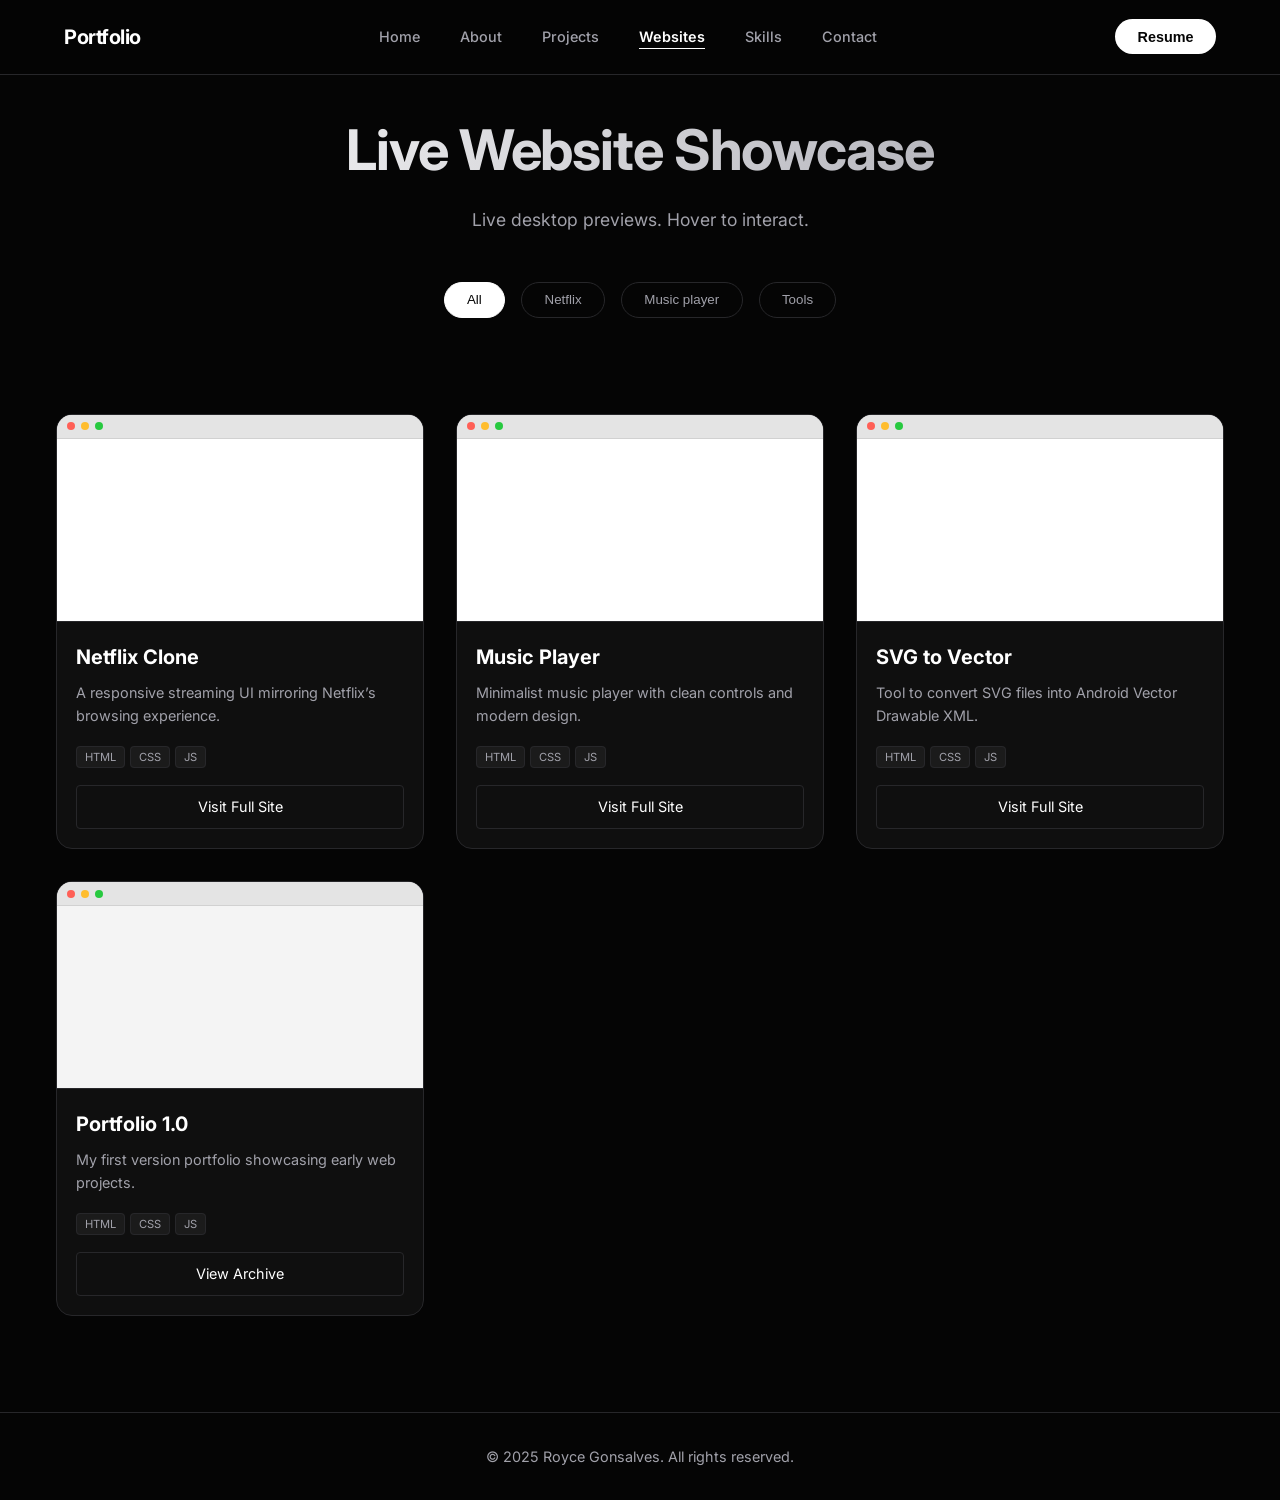
<file: web.html>
<!doctype html>
<html lang="en">

<head>
  <meta charset="utf-8">
  <title>Website Showcase - Royce Gonsalves</title>
  <meta name="viewport" content="width=device-width, initial-scale=1">
  <link rel="canonical" href="https://roycenoel.space/web.html">
  <meta name="description" content="A curated website showcase by Royce Gonsalves.">
  <link rel="icon" type="image/png" href="portfolioIcon.png">

  <link rel="stylesheet" href="style.css">

  <style>
    /* Page-Specific Adjustments for Web Showcase */
    
    .showcase-hero {
      padding-top: 120px;
      padding-bottom: 3rem;
      text-align: center;
    }

    /* Container for 3-column width */
    .container {
        max-width: 1400px; /* Wide container to fit 3 desktops */
        width: 95%;
        margin: 0 auto;
    }

    /* 3-Column Grid Layout */
    .projects-grid {
        display: grid;
        /* Force 3 columns. Use 'auto-fit' for responsiveness if preferred */
        grid-template-columns: repeat(3, 1fr); 
        gap: 2rem;
    }

    /* Responsive: Stack on tablets/mobiles */
    @media (max-width: 1024px) {
        .projects-grid {
            grid-template-columns: repeat(2, 1fr);
        }
    }
    @media (max-width: 768px) {
        .projects-grid {
            grid-template-columns: 1fr;
        }
    }

    /* Project Card */
    .project-card {
        display: flex;
        flex-direction: column;
        border: 1px solid var(--border-color);
        background: var(--bg-card);
        border-radius: var(--radius-lg);
        overflow: hidden;
        transition: transform 0.2s ease, box-shadow 0.2s ease;
    }

    .project-card:hover {
        transform: translateY(-5px);
        box-shadow: 0 10px 30px rgba(0,0,0,0.3);
    }

    /* LIVE PREVIEW SCALER 
       This creates the "Actual Display Size" (Desktop View) 
       by rendering a huge iframe and shrinking it down.
    */
    .project-preview {
        width: 100%;
        position: relative;
        background: #fff;
        border-bottom: 1px solid var(--border-color);
        overflow: hidden;
        
        /* ASPECT RATIO 
           56.25% = 16:9 (Standard 1920x1080 Desktop)
           * Change to 177.7% for 9:16 (Mobile 1080x1920) 
        */
        padding-top: 56.25%; 
    }

    /* Browser Header (Floating on top of iframe) */
    .browser-bar {
        position: absolute;
        top: 0;
        left: 0;
        right: 0;
        z-index: 10;
        background: #e4e4e4;
        height: 24px;
        display: flex;
        align-items: center;
        padding-left: 10px;
        gap: 6px;
        border-bottom: 1px solid #d1d1d1;
    }

    @media (prefers-color-scheme: dark) {
        .browser-bar { background: #2a2a2a; border-color: #333; }
    }

    .browser-dot { width: 8px; height: 8px; border-radius: 50%; }
    .dot-red { background: #ff5f56; }
    .dot-yellow { background: #ffbd2e; }
    .dot-green { background: #27c93f; }

    /* THE SCALING TRICK 
       We make the iframe 200% width/height and scale it by 0.5.
       This effectively shows a ~900px-1200px viewport inside a small card.
    */
    .iframe-wrapper {
        position: absolute;
        top: 24px; /* Push down by header height */
        left: 0;
        width: 200%; /* Double width */
        height: 200%; /* Double height */
        transform: scale(0.5); /* Shrink back to fit */
        transform-origin: 0 0; /* Pin to top-left */
    }

    .iframe-wrapper iframe {
        width: 100%;
        height: 100%;
        border: none;
        display: block;
    }

    .project-content {
        padding: 1.2rem;
        flex-grow: 1;
        display: flex;
        flex-direction: column;
    }

    .project-title { font-size: 1.25rem; margin-bottom: 0.5rem; color: var(--text-white); }
    .project-description { font-size: 0.9rem; color: var(--text-gray); margin-bottom: 1rem; flex-grow: 1; }
    
    .chip {
      font-size: 0.7rem;
      padding: 3px 8px;
      border-radius: 4px;
      background: rgba(255, 255, 255, 0.05);
      color: var(--text-gray);
      border: 1px solid var(--border-color);
      margin-right: 5px;
    }
    
    .btn-visit {
        display: block;
        width: 100%;
        padding: 0.6rem;
        background: transparent;
        border: 1px solid var(--border-color);
        color: var(--text-white);
        text-align: center;
        text-decoration: none;
        border-radius: 4px;
        font-size: 0.9rem;
        transition: all 0.2s;
        margin-top: 1rem;
    }
    .btn-visit:hover {
        background: var(--text-white);
        color: #000;
    }

  </style>
</head>

<body>

  <nav class="navbar" id="navbar">
    <div class="nav-container">
      <div class="nav-logo">
        <span class="logo-text">Portfolio</span>
      </div>
      <ul class="nav-menu">
        <li class="nav-item"><a href="index.html#home" class="nav-link">Home</a></li>
        <li class="nav-item"><a href="index.html#about" class="nav-link">About</a></li>
        <li class="nav-item"><a href="index.html#projects" class="nav-link">Projects</a></li>
        <li class="nav-item"><a href="web.html" class="nav-link active" style="color: var(--text-white);">Websites</a></li>
        <li class="nav-item"><a href="index.html#skills" class="nav-link">Skills</a></li>
        <li class="nav-item"><a href="index.html#contact" class="nav-link">Contact</a></li>
      </ul>
      <div class="nav-cta">
        <button class="btn-resume" onclick="window.open('https://drive.google.com/file/d/1pVW5ryvmPn5h9yOMW7DgkHSV0Aw_SXBy/view?usp=sharing', '_blank')">Resume</button>
      </div>
    </div>
  </nav>

  <header class="showcase-hero">
    <div class="container">
      <h1 class="hero-title">Live Website Showcase</h1>
      <p class="hero-description" style="margin: 0 auto;">Live desktop previews. Hover to interact.</p>
    </div>
  </header>

  <section class="container" style="padding-bottom: 2rem;">
    <div class="project-categories">
      <button class="category-btn active" data-category="all">All</button>
      <button class="category-btn" data-category="netflix">Netflix</button>
      <button class="category-btn" data-category="music-player">Music player</button>
      <button class="category-btn" data-category="tools">Tools</button>
    </div>
  </section>

  <main class="container" style="padding-bottom: 6rem;">
    <div class="projects-grid">
      
      <article class="project-card" data-category="netflix">
        <div class="project-preview">
            <div class="browser-bar">
                <div class="browser-dot dot-red"></div>
                <div class="browser-dot dot-yellow"></div>
                <div class="browser-dot dot-green"></div>
            </div>
            <div class="iframe-wrapper">
                <iframe src="https://roycenoel.github.io/Netflix/" loading="lazy" title="Netflix Clone Preview"></iframe>
            </div>
        </div>
        <div class="project-content">
          <h3 class="project-title">Netflix Clone</h3>
          <p class="project-description">A responsive streaming UI mirroring Netflix’s browsing experience.</p>
          <div class="project-meta">
            <span class="chip">HTML</span><span class="chip">CSS</span><span class="chip">JS</span>
          </div>
          <a href="https://roycenoel.github.io/Netflix/" target="_blank" class="btn-visit">Visit Full Site</a>
        </div>
      </article>

      <article class="project-card" data-category="music-player">
        <div class="project-preview">
            <div class="browser-bar">
                <div class="browser-dot dot-red"></div>
                <div class="browser-dot dot-yellow"></div>
                <div class="browser-dot dot-green"></div>
            </div>
            <div class="iframe-wrapper">
                <iframe src="https://roycenoel.github.io/Music-Player/" loading="lazy" title="Music Player Preview"></iframe>
            </div>
        </div>
        <div class="project-content">
          <h3 class="project-title">Music Player</h3>
          <p class="project-description">Minimalist music player with clean controls and modern design.</p>
          <div class="project-meta">
            <span class="chip">HTML</span><span class="chip">CSS</span><span class="chip">JS</span>
          </div>
          <a href="https://roycenoel.github.io/Music-Player/" target="_blank" class="btn-visit">Visit Full Site</a>
        </div>
      </article>

      <article class="project-card" data-category="tools">
        <div class="project-preview">
            <div class="browser-bar">
                <div class="browser-dot dot-red"></div>
                <div class="browser-dot dot-yellow"></div>
                <div class="browser-dot dot-green"></div>
            </div>
            <div class="iframe-wrapper">
                <iframe src="https://roycenoel.github.io/Svg2VectorConverter/" loading="lazy" title="SVG Converter Preview"></iframe>
            </div>
        </div>
        <div class="project-content">
          <h3 class="project-title">SVG to Vector</h3>
          <p class="project-description">Tool to convert SVG files into Android Vector Drawable XML.</p>
          <div class="project-meta">
            <span class="chip">HTML</span><span class="chip">CSS</span><span class="chip">JS</span>
          </div>
          <a href="https://roycenoel.github.io/Svg2VectorConverter/" target="_blank" class="btn-visit">Visit Full Site</a>
        </div>
      </article>

      <article class="project-card" data-category="personal-portfolio">
        <div class="project-preview">
            <div class="browser-bar">
                <div class="browser-dot dot-red"></div>
                <div class="browser-dot dot-yellow"></div>
                <div class="browser-dot dot-green"></div>
            </div>
            <div class="iframe-wrapper">
                <iframe src="about:blank" style="background: #f4f4f4;" loading="lazy" title="Portfolio V1"></iframe>
            </div>
        </div>
        <div class="project-content">
          <h3 class="project-title">Portfolio 1.0</h3>
          <p class="project-description">My first version portfolio showcasing early web projects.</p>
          <div class="project-meta">
            <span class="chip">HTML</span><span class="chip">CSS</span><span class="chip">JS</span>
          </div>
          <a href="#" class="btn-visit">View Archive</a>
        </div>
      </article>

    </div>
  </main>

  <footer class="footer">
    <div class="container">
      <div class="footer-content">
        <p>© 2025 Royce Gonsalves. All rights reserved.</p>
      </div>
    </div>
  </footer>

  <script>
    // Filtering Logic
    const filters = document.querySelectorAll('.category-btn');
    const cards = document.querySelectorAll('.project-card');

    filters.forEach(btn => {
        btn.addEventListener('click', () => {
            filters.forEach(b => b.classList.remove('active'));
            btn.classList.add('active');
            const cat = btn.dataset.category;
            
            cards.forEach(card => {
                if (cat === 'all' || card.dataset.category === cat) {
                    card.style.display = 'flex';
                } else {
                    card.style.display = 'none';
                }
            });
        });
    });
  </script>
</body>
</html>
</file>
<file: style.css>
/* Modern Dark Portfolio - Spreadlink Style */
@import url('https://fonts.googleapis.com/css2?family=Inter:wght@300;400;500;600;700&display=swap');

:root {
  /* Dark Theme Palette */
  --bg-dark: #050505;
  --bg-card: #0F0F0F;
  --bg-card-hover: #161616;
  
  --text-white: #FFFFFF;
  --text-gray: #A1A1AA;
  --text-dark: #000000;
  
  --border-color: #27272A;
  --accent-color: #FFFFFF; /* Minimalist white accent */
  --accent-glow: rgba(255, 255, 255, 0.15);

  /* Spacing */
  --space-4: 1rem;
  --space-6: 1.5rem;
  --space-8: 2rem;
  --space-16: 4rem;
  --space-24: 6rem;

  /* Radius */
  --radius-lg: 16px;
  --radius-pill: 100px;

  /* Fonts */
  --font-family: 'Inter', system-ui, -apple-system, sans-serif;
}

/* Base Styles */
* {
  margin: 0;
  padding: 0;
  box-sizing: border-box;
}

html {
  scroll-behavior: smooth;
}

body {
  font-family: var(--font-family);
  background-color: var(--bg-dark);
  color: var(--text-white);
  line-height: 1.6;
  -webkit-font-smoothing: antialiased;
  transition: opacity 0.5s ease-in-out; /* Smooth Page Load */
}

.container {
  max-width: 1200px;
  margin: 0 auto;
  padding: 0 var(--space-6);
}

/* Navigation */
.navbar {
  position: fixed;
  top: 0;
  left: 0;
  right: 0;
  z-index: 1000;
  background: rgba(5, 5, 5, 0.7);
  backdrop-filter: blur(20px);
  -webkit-backdrop-filter: blur(20px);
  border-bottom: 1px solid var(--border-color);
  transition: all 0.3s ease;
}

.nav-container {
  max-width: 1200px;
  margin: 0 auto;
  display: flex;
  align-items: center;
  justify-content: space-between;
  padding: 1.2rem var(--space-6);
}

.nav-logo .logo-text {
  font-size: 1.25rem;
  font-weight: 700;
  color: var(--text-white);
  letter-spacing: -0.5px;
}

.nav-menu {
  display: flex;
  list-style: none;
  gap: 2.5rem;
}

.nav-link {
  text-decoration: none;
  color: var(--text-gray);
  font-size: 0.9rem;
  font-weight: 500;
  transition: color 0.2s ease;
  position: relative;
}

.nav-link:hover {
  color: var(--text-white);
}

.nav-link.active {
    color: var(--text-white);
    font-weight: 600;
}

.nav-link.active::after {
    content: '';
    position: absolute;
    bottom: -4px;
    left: 0;
    width: 100%;
    height: 1px;
    background: var(--text-white);
}

.btn-resume {
  background: var(--text-white);
  color: var(--bg-dark);
  border: none;
  padding: 0.6rem 1.4rem;
  border-radius: var(--radius-pill);
  font-size: 0.9rem;
  font-weight: 600;
  cursor: pointer;
  transition: transform 0.2s ease;
}

.btn-resume:hover {
  transform: scale(1.05);
}

/* Hero Section */
.hero {
  min-height: 100vh;
  display: flex;
  align-items: center;
  position: relative;
  overflow: hidden;
  padding-top: 80px;
}

.hero-container {
  display: grid;
  grid-template-columns: 1fr 1fr;
  align-items: center;
  gap: var(--space-8);
  width: 100%;
  max-width: 1200px;
  margin: 0 auto;
  padding: 0 var(--space-6);
  z-index: 2;
}

.hero-title {
  font-size: 3.5rem;
  font-weight: 700;
  line-height: 1.1;
  letter-spacing: -0.02em;
  margin-bottom: 1.5rem;
  background: linear-gradient(to right, #fff, #a1a1aa);
  -webkit-background-clip: text;
  -webkit-text-fill-color: transparent;
}

.hero-tagline {
  display: block;
  font-size: 1.1rem;
  color: var(--text-gray);
  margin-bottom: 0.5rem;
  font-weight: 500;
  text-transform: uppercase;
  letter-spacing: 0.1em;
}

/* Typing Cursor Animation */
.hero-tagline::after {
  content: '|';
  display: inline-block;
  animation: blink 0.7s infinite;
  color: var(--accent-color);
  margin-left: 4px;
  vertical-align: baseline;
}

@keyframes blink {
  0%, 100% { opacity: 1; }
  50% { opacity: 0; }
}

.hero-description {
  font-size: 1.1rem;
  color: var(--text-gray);
  margin-bottom: 2.5rem;
  max-width: 480px;
  line-height: 1.6;
}

.hero-buttons {
  display: flex;
  gap: 1rem;
}

/* Button & Interaction Styles */
.btn-primary, .btn-secondary, .btn-submit, .btn-outline, .category-btn {
  position: relative;
  overflow: hidden;
  transition: all 0.2s ease;
  cursor: pointer;
}

.btn-primary {
  padding: 0.9rem 2rem;
  border-radius: var(--radius-pill);
  font-size: 1rem;
  font-weight: 500;
  background: var(--text-white);
  color: var(--bg-dark);
  border: 1px solid var(--text-white);
  text-decoration: none;
}

.btn-primary:hover {
  background: transparent;
  color: var(--text-white);
  box-shadow: 0 8px 25px rgba(255, 255, 255, 0.1);
}

.btn-secondary {
  padding: 0.9rem 2rem;
  border-radius: var(--radius-pill);
  font-size: 1rem;
  font-weight: 500;
  background: transparent;
  color: var(--text-white);
  border: 1px solid var(--border-color);
  text-decoration: none;
}

.btn-secondary:hover {
  border-color: var(--text-white);
  background: rgba(255, 255, 255, 0.05);
  box-shadow: 0 8px 25px rgba(255, 255, 255, 0.05);
}

/* Ripple Effect */
.ripple {
    position: absolute;
    border-radius: 50%;
    background-color: rgba(255, 255, 255, 0.6);
    transform: scale(0);
    animation: ripple-animation 0.6s linear;
    pointer-events: none;
}

@keyframes ripple-animation {
    to { transform: scale(4); opacity: 0; }
}

/* Spline Container */
.hero-visual {
  height: 500px;
  width: 100%;
  position: relative;
}

spline-viewer {
  width: 100%;
  height: 100%;
}

/* Section Headers */
.section-header {
  text-align: center;
  margin-bottom: 4rem;
}

.section-title {
  font-size: 2.5rem;
  font-weight: 700;
  margin-bottom: 1rem;
  color: var(--text-white);
}

.section-subtitle {
  color: var(--text-gray);
  font-size: 1.1rem;
}

/* Experience Cards */
.about {
  padding: var(--space-24) 0;
  background: linear-gradient(to bottom, var(--bg-dark), #0a0a0a);
}

.experience-grid {
  display: grid;
  grid-template-columns: repeat(auto-fit, minmax(320px, 1fr));
  gap: 2rem;
}

.experience-card {
  background: var(--bg-card);
  border: 1px solid var(--border-color);
  padding: 2rem;
  border-radius: var(--radius-lg);
  transition: all 0.3s ease;
}

.experience-card:hover {
  border-color: rgba(255, 255, 255, 0.2);
  background: var(--bg-card-hover);
  transform: translateY(-5px);
  box-shadow: 0 20px 40px rgba(0, 0, 0, 0.12);
}

.card-title {
  font-size: 1.25rem;
  font-weight: 600;
  margin-bottom: 0.5rem;
  color: var(--text-white);
}

.card-company {
  display: block;
  font-size: 0.9rem;
  color: var(--text-gray);
  margin-bottom: 1.5rem;
  text-transform: uppercase;
  letter-spacing: 0.05em;
}

.card-content p {
  color: #ccc;
  font-size: 0.95rem;
  margin-bottom: 1.5rem;
}

.category-tag {
  display: inline-block;
  padding: 0.4rem 0.8rem;
  background: rgba(255, 255, 255, 0.1);
  border-radius: 6px;
  font-size: 0.75rem;
  color: var(--text-white);
}

/* Projects */
.projects {
  padding: var(--space-24) 0;
}

.project-categories {
  display: flex;
  justify-content: center;
  flex-wrap: wrap;
  gap: 1rem;
  margin-bottom: 4rem;
}

.category-btn {
  background: transparent;
  border: 1px solid var(--border-color);
  color: var(--text-gray);
  padding: 0.6rem 1.4rem;
  border-radius: var(--radius-pill);
}

.category-btn:hover, .category-btn.active {
  background: var(--text-white);
  color: var(--bg-dark);
  border-color: var(--text-white);
}

.projects-grid {
  display: grid;
  grid-template-columns: repeat(auto-fit, minmax(350px, 1fr));
  gap: 2rem;
}

.project-card {
  background: var(--bg-card);
  border: 1px solid var(--border-color);
  border-radius: var(--radius-lg);
  overflow: hidden;
  display: flex;
  flex-direction: column;
  transition: all 0.3s ease;
}

.project-card:hover {
  border-color: rgba(255, 255, 255, 0.3);
  transform: translateY(-5px);
  box-shadow: 0 20px 40px rgba(0,0,0,0.5);
}

.project-image {
  height: 220px;
  background: #1a1a1a;
  overflow: hidden;
}

.project-image img {
  width: 100%;
  height: 100%;
  object-fit: cover;
  transition: transform 0.5s ease;
}

.project-card:hover .project-image img {
  transform: scale(1.05);
}

.project-content {
  padding: 2rem;
  flex: 1;
  display: flex;
  flex-direction: column;
}

.project-title {
  font-size: 1.5rem;
  color: var(--text-white);
  margin-bottom: 0.5rem;
}

.project-description {
  color: var(--text-gray);
  font-size: 0.95rem;
  margin-bottom: 1.5rem;
}

.project-features ul {
  list-style: none;
  margin-bottom: 1.5rem;
}

.project-features li {
  position: relative;
  padding-left: 1.5rem;
  margin-bottom: 0.5rem;
  font-size: 0.9rem;
  color: #ccc;
}

.project-features li::before {
  content: '›';
  position: absolute;
  left: 0;
  color: var(--text-white);
  font-size: 1.2rem;
  line-height: 1;
}

.btn-outline {
  display: inline-flex;
  justify-content: center;
  align-items: center;
  width: 100%;
  margin-top: auto;
  padding: 0.9rem;
  background: transparent;
  border: 1px solid var(--border-color);
  border-radius: var(--radius-pill);
  color: var(--text-white);
  text-decoration: none;
  font-weight: 500;
  transition: all 0.2s;
}

.btn-outline:hover {
  background: var(--text-white);
  color: var(--bg-dark);
  border-color: var(--text-white);
}

/* Skills */
.skills {
  padding: var(--space-24) 0;
  background: #080808;
}

.skills-grid {
  display: grid;
  grid-template-columns: repeat(auto-fill, minmax(130px, 1fr));
  gap: 1rem;
}

.skill-item {
  background: var(--bg-card);
  border: 1px solid var(--border-color);
  padding: 1.5rem;
  border-radius: 12px;
  text-align: center;
  transition: all 0.2s;
}

.skill-item:hover {
  background: var(--bg-card-hover);
  border-color: var(--text-gray);
  transform: translateY(-3px);
}

.skill-icon-img {
  width: 40px;
  height: 40px;
  object-fit: contain;
  margin-bottom: 0.8rem;
  filter: drop-shadow(0 0 5px rgba(255,255,255,0.1));
}

.skill-name {
  display: block;
  font-size: 0.85rem;
  color: var(--text-gray);
}

/* Contact */
.contact {
  padding: var(--space-24) 0;
}

.contact-grid {
  display: grid;
  grid-template-columns: 1fr 1.5fr;
  gap: 4rem;
}

.contact-icon {
  width: 50px;
  height: 50px;
  background: var(--bg-card);
  border: 1px solid var(--border-color);
  border-radius: 50%;
  display: flex;
  align-items: center;
  justify-content: center;
  font-size: 1.2rem;
}

.contact-details h4 {
  color: var(--text-gray);
  font-size: 0.9rem;
  margin-bottom: 0.2rem;
}

.contact-details a {
  color: var(--text-white);
  font-size: 1.1rem;
  text-decoration: none;
}

.social-link {
  display: flex;
  align-items: center;
  gap: 0.5rem;
  padding: 0.8rem 1.2rem;
  background: var(--bg-card);
  border: 1px solid var(--border-color);
  border-radius: var(--radius-pill);
  text-decoration: none;
  color: var(--text-white);
  transition: all 0.2s;
}

.social-link:hover {
  background: var(--text-white);
  color: var(--bg-dark);
}

.contact-form-container {
  background: var(--bg-card);
  padding: 2.5rem;
  border-radius: var(--radius-lg);
  border: 1px solid var(--border-color);
}

.form-group.focused .form-input {
    border-color: #fff;
    box-shadow: 0 0 0 1px rgba(255, 255, 255, 0.2);
}

.form-input {
  width: 100%;
  padding: 1rem;
  background: #000;
  border: 1px solid var(--border-color);
  border-radius: 8px;
  color: var(--text-white);
  font-family: inherit;
  transition: border-color 0.2s;
}

.form-input:focus {
  outline: none;
  border-color: var(--text-white);
}

.btn-submit {
  width: 100%;
  padding: 1rem;
  background: var(--text-white);
  color: var(--bg-dark);
  border: none;
  border-radius: var(--radius-pill);
  font-weight: 600;
  cursor: pointer;
  transition: opacity 0.2s;
}

.btn-submit:hover {
  opacity: 0.9;
}

/* Footer */
.footer {
  padding: 2rem 0;
  text-align: center;
  border-top: 1px solid var(--border-color);
  color: var(--text-gray);
  font-size: 0.9rem;
}

/* Spotlight Section */
.spotlight {
    padding: 4rem 0;
    background: linear-gradient(180deg, var(--bg-dark) 0%, var(--bg-card) 100%);
    border-bottom: 1px solid var(--border-color);
    overflow: hidden;
}

.spotlight-wrapper {
    display: grid;
    grid-template-columns: 1fr 1fr;
    gap: 4rem;
    align-items: center;
    background: rgba(255, 255, 255, 0.03);
    border: 1px solid var(--border-color);
    border-radius: var(--radius-lg);
    padding: 2rem;
    backdrop-filter: blur(10px);
}

.spotlight-visual {
    position: relative;
    height: 300px;
    border-radius: var(--radius-lg);
    overflow: hidden;
    box-shadow: 0 20px 40px rgba(0,0,0,0.3);
}

.spotlight-visual img {
    width: 100%;
    height: 100%;
    object-fit: cover;
    transition: transform 4s ease;
}

.spotlight-visual img.zoom-active {
    transform: scale(1.1);
}

.spotlight-info {
    display: flex;
    flex-direction: column;
    justify-content: center;
}

.spotlight-tag {
    color: var(--text-white);
    font-size: 0.85rem;
    text-transform: uppercase;
    letter-spacing: 2px;
    margin-bottom: 1rem;
    font-weight: 600;
}

.spotlight-info h2 {
    font-size: 2.5rem;
    color: var(--text-white);
    margin-bottom: 1rem;
    line-height: 1.1;
}

.spotlight-info p {
    color: var(--text-gray);
    margin-bottom: 1.5rem;
    min-height: 3rem;
}

.spotlight-meta {
    margin-bottom: 2rem;
}

#spotlight-tech {
    background: rgba(255, 255, 255, 0.1);
    padding: 5px 12px;
    border-radius: 100px;
    font-size: 0.8rem;
    color: var(--text-white);
}

.reveal-text {
    animation: fadeIn 0.5s ease-out forwards;
}

@keyframes fadeIn {
    from { opacity: 0; transform: translateY(10px); }
    to { opacity: 1; transform: translateY(0); }
}

/* Progress Bar */
.progress-bar {
    width: 100%;
    height: 4px;
    background: rgba(255,255,255,0.1);
    border-radius: 2px;
    margin-top: 1.5rem;
    overflow: hidden;
}

.progress-fill {
    height: 100%;
    background: var(--text-white);
    width: 0%;
    animation: progress 4s linear infinite;
}

@keyframes progress {
    from { width: 0%; }
    to { width: 100%; }
}

/* Accessibility */
.keyboard-nav *:focus {
    outline: 2px solid #fff;
    outline-offset: 2px;
    border-radius: 4px;
}

/* Responsive */
@media (max-width: 768px) {
  .hero-container {
    grid-template-columns: 1fr;
    text-align: center;
  }
  
  .hero-visual {
    height: 300px;
    order: -1;
  }

  .hero-buttons {
    justify-content: center;
  }
  
  .nav-menu {
    display: none;
  }

  .contact-grid {
    grid-template-columns: 1fr;
  }

  .hero-title {
    font-size: 2.5rem;
  }

  .spotlight-wrapper {
      grid-template-columns: 1fr;
      gap: 2rem;
      text-align: center;
  }
  
  .spotlight-info { align-items: center; }
}
</file>
